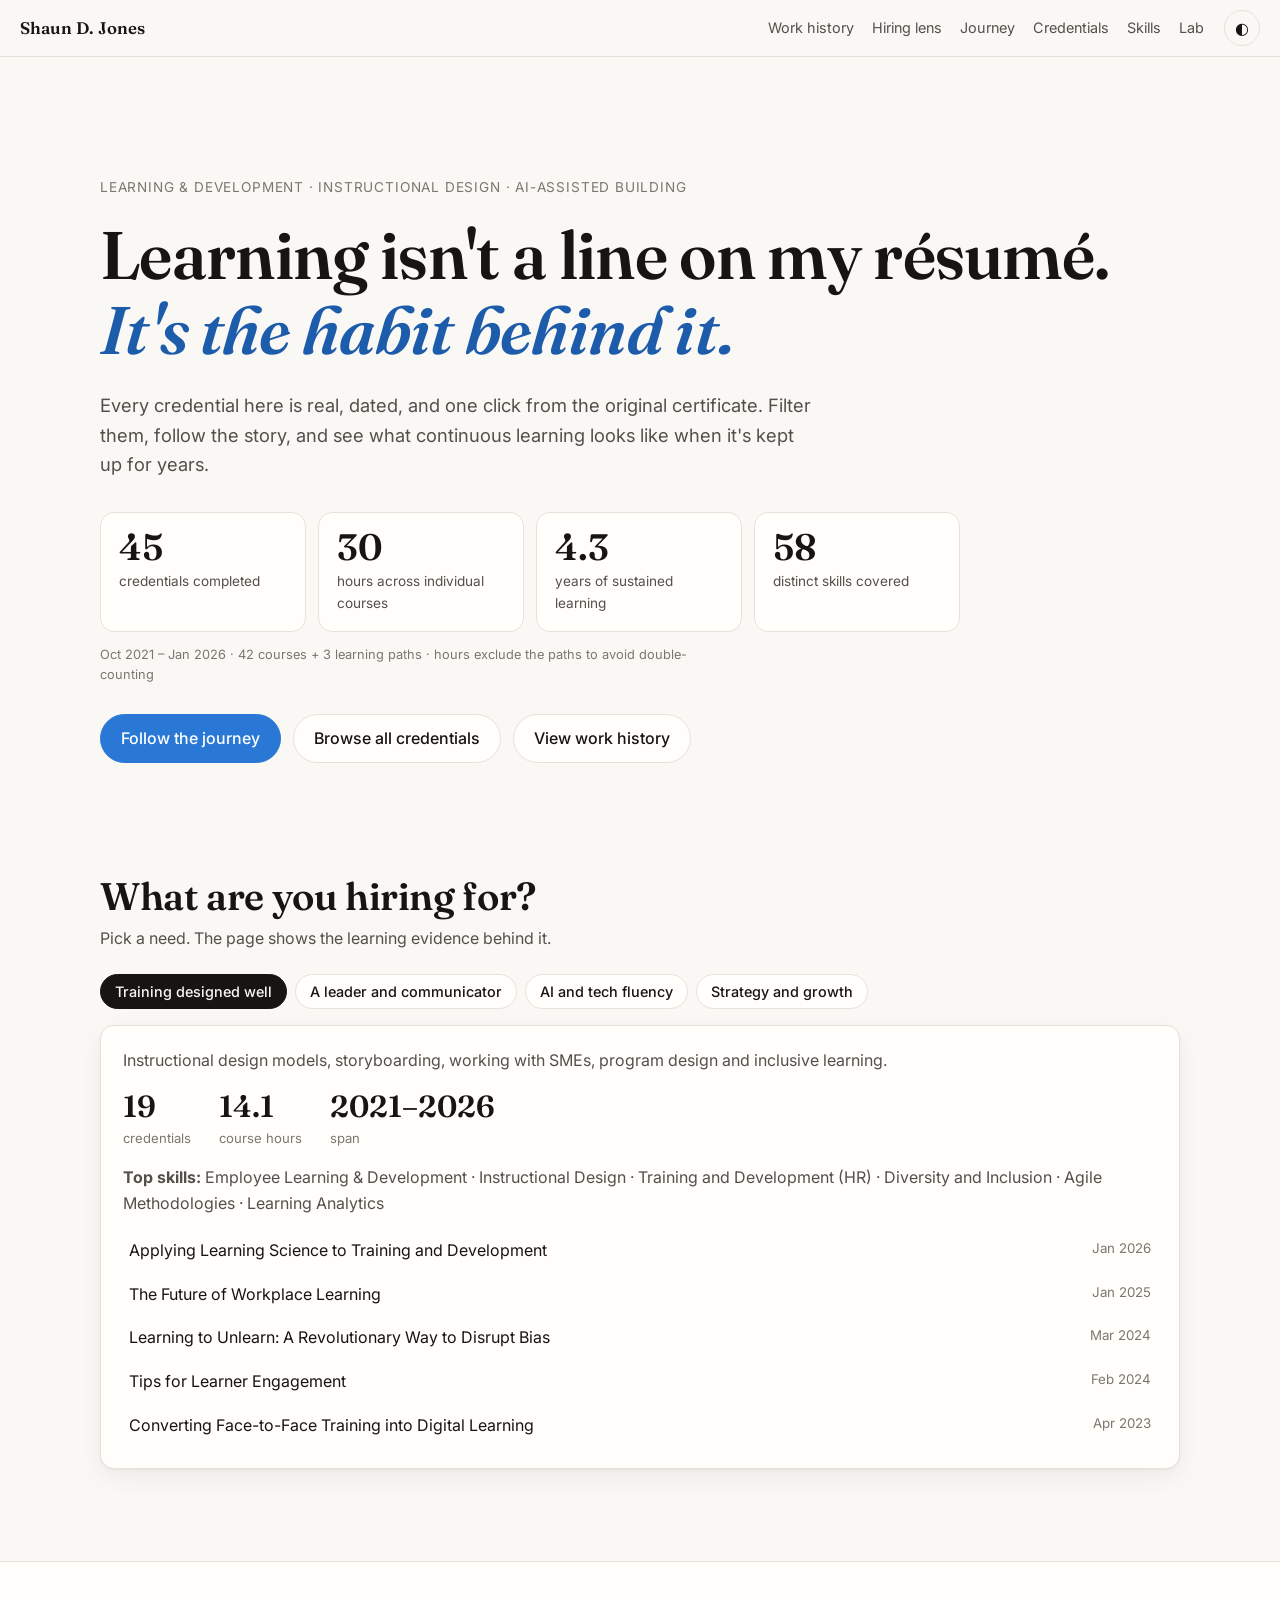
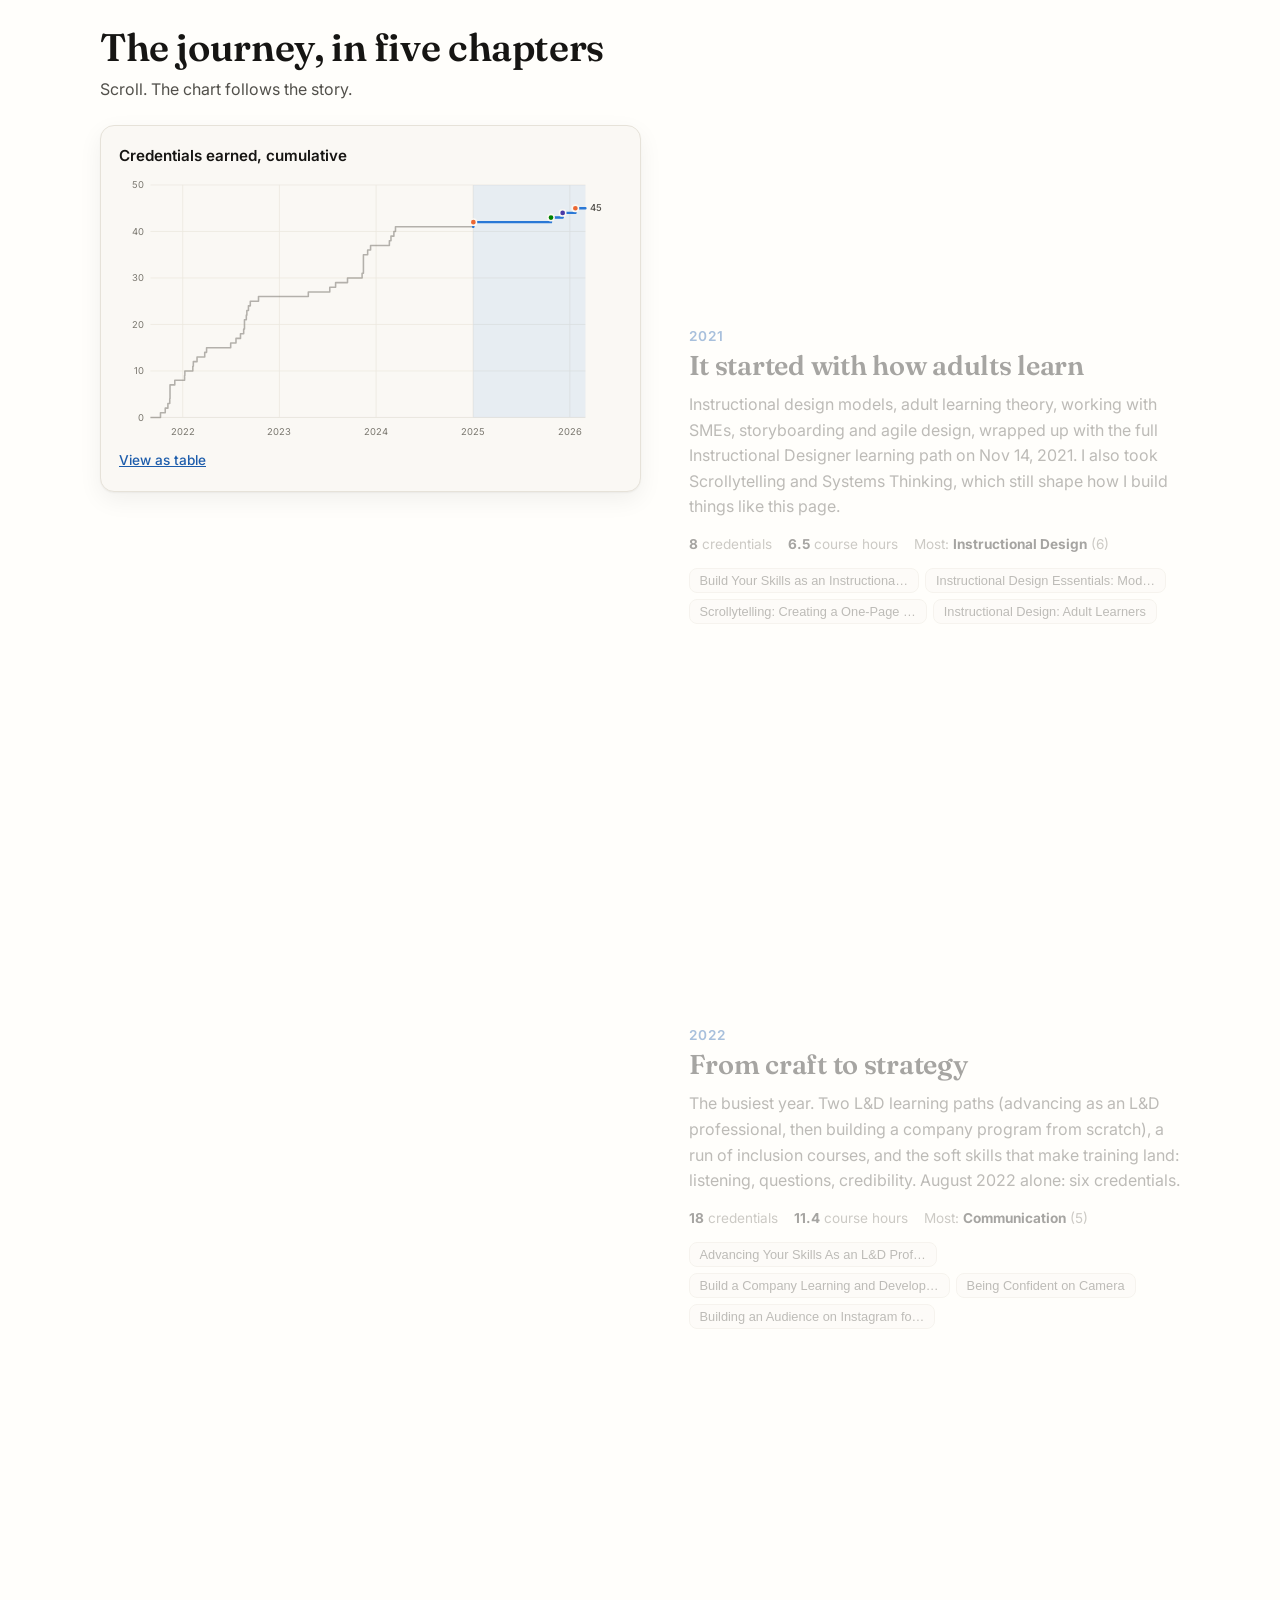
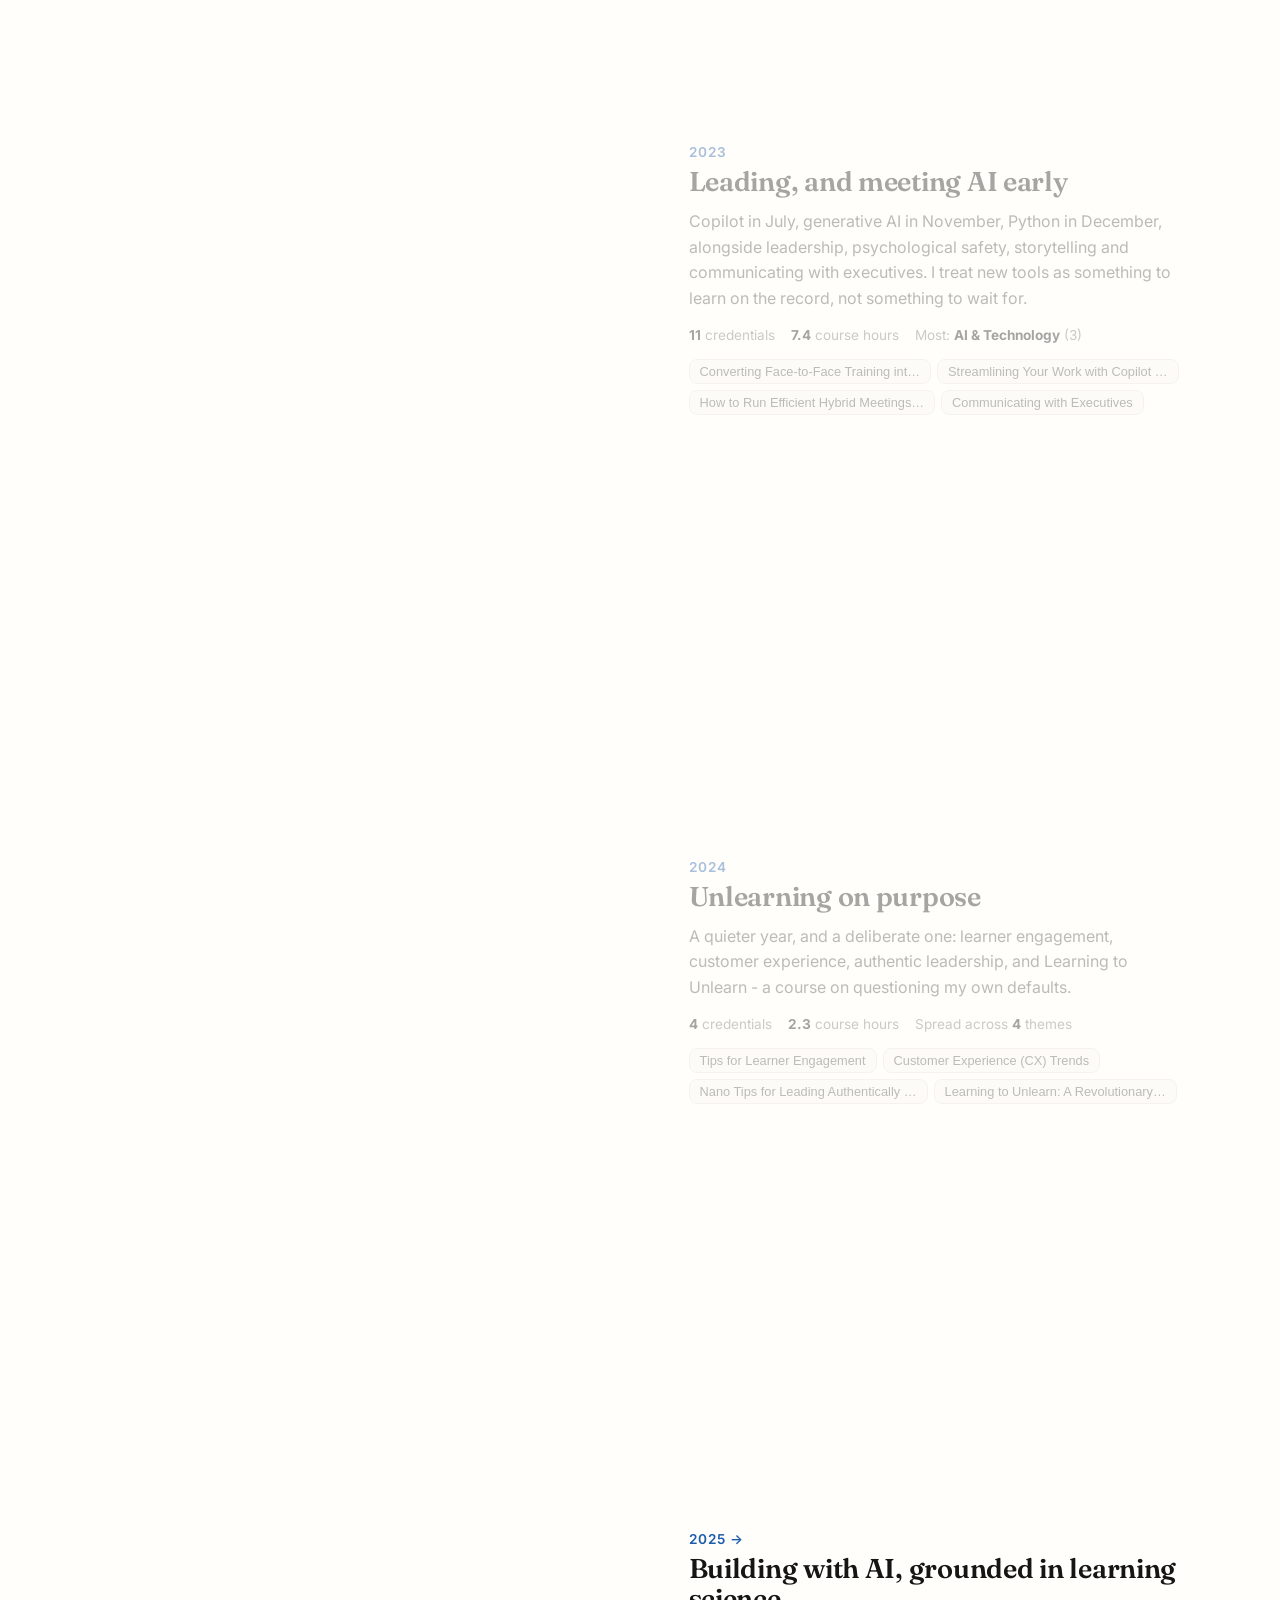
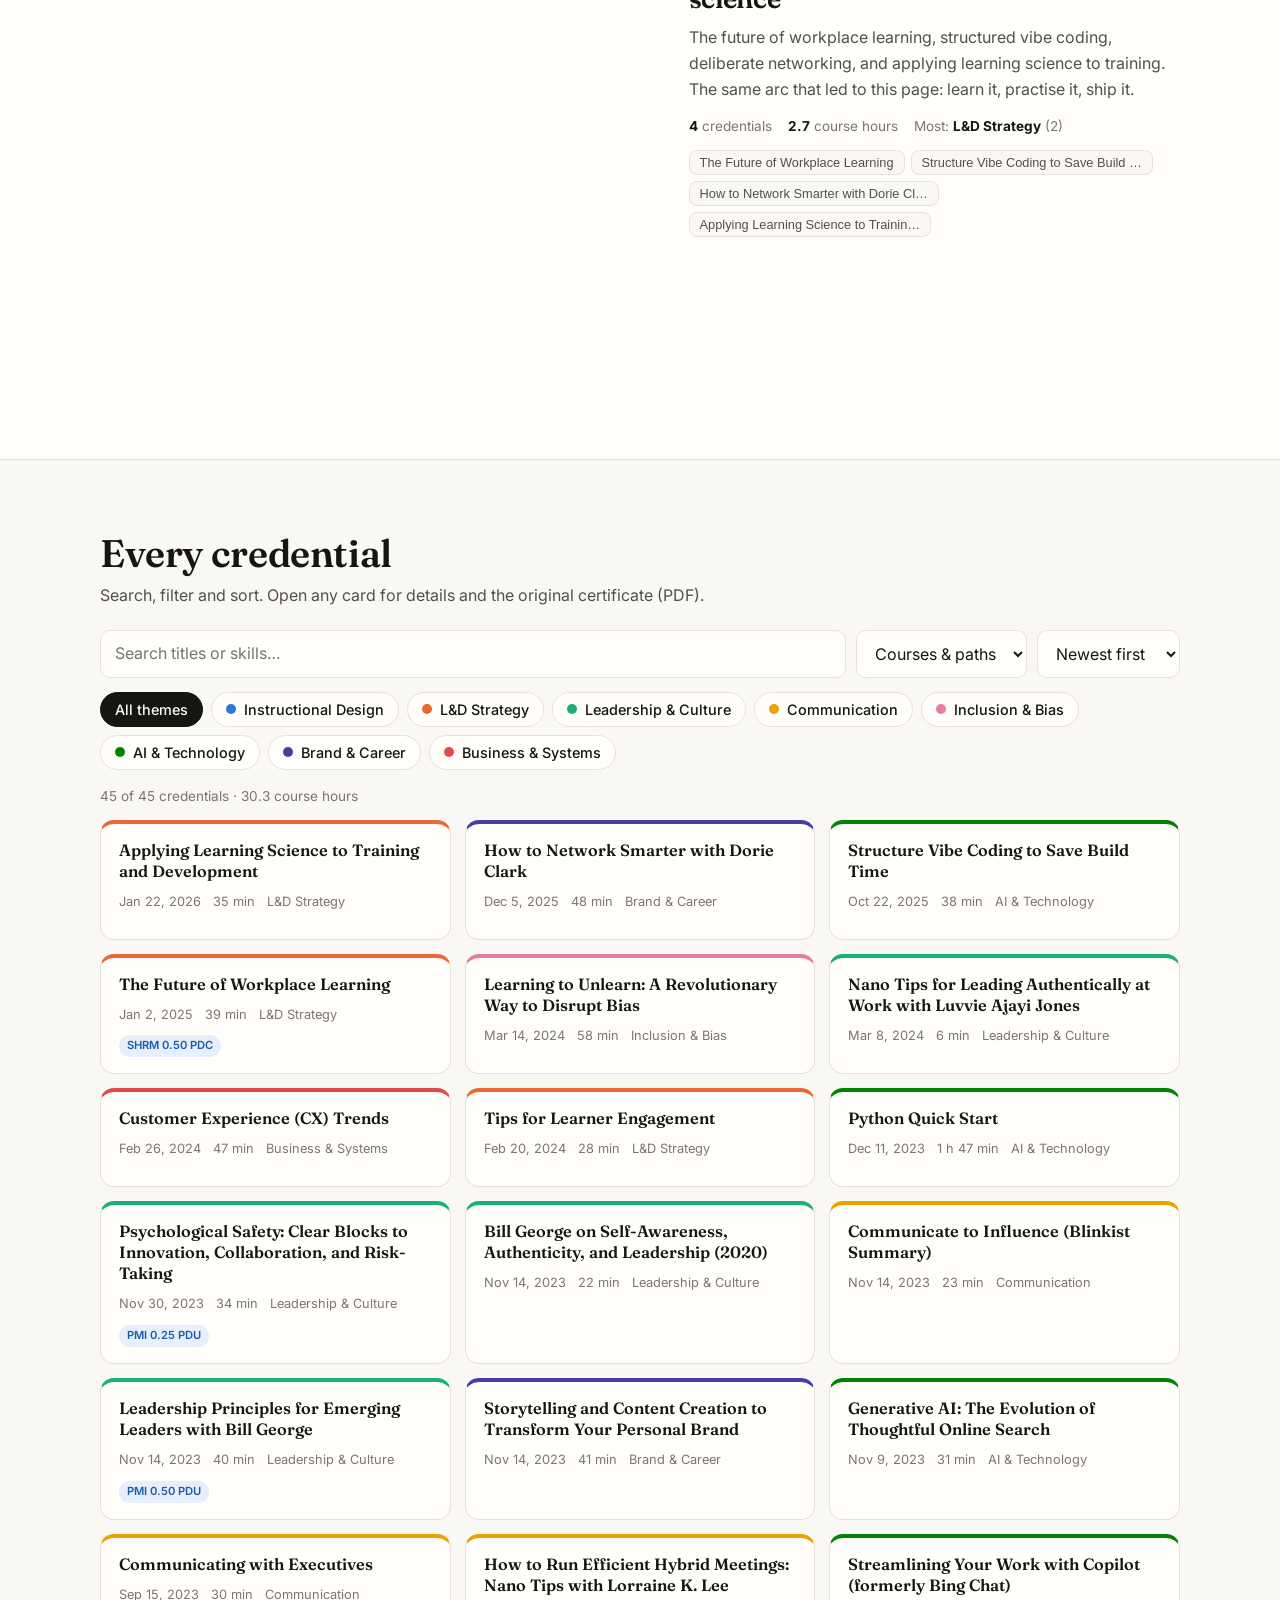
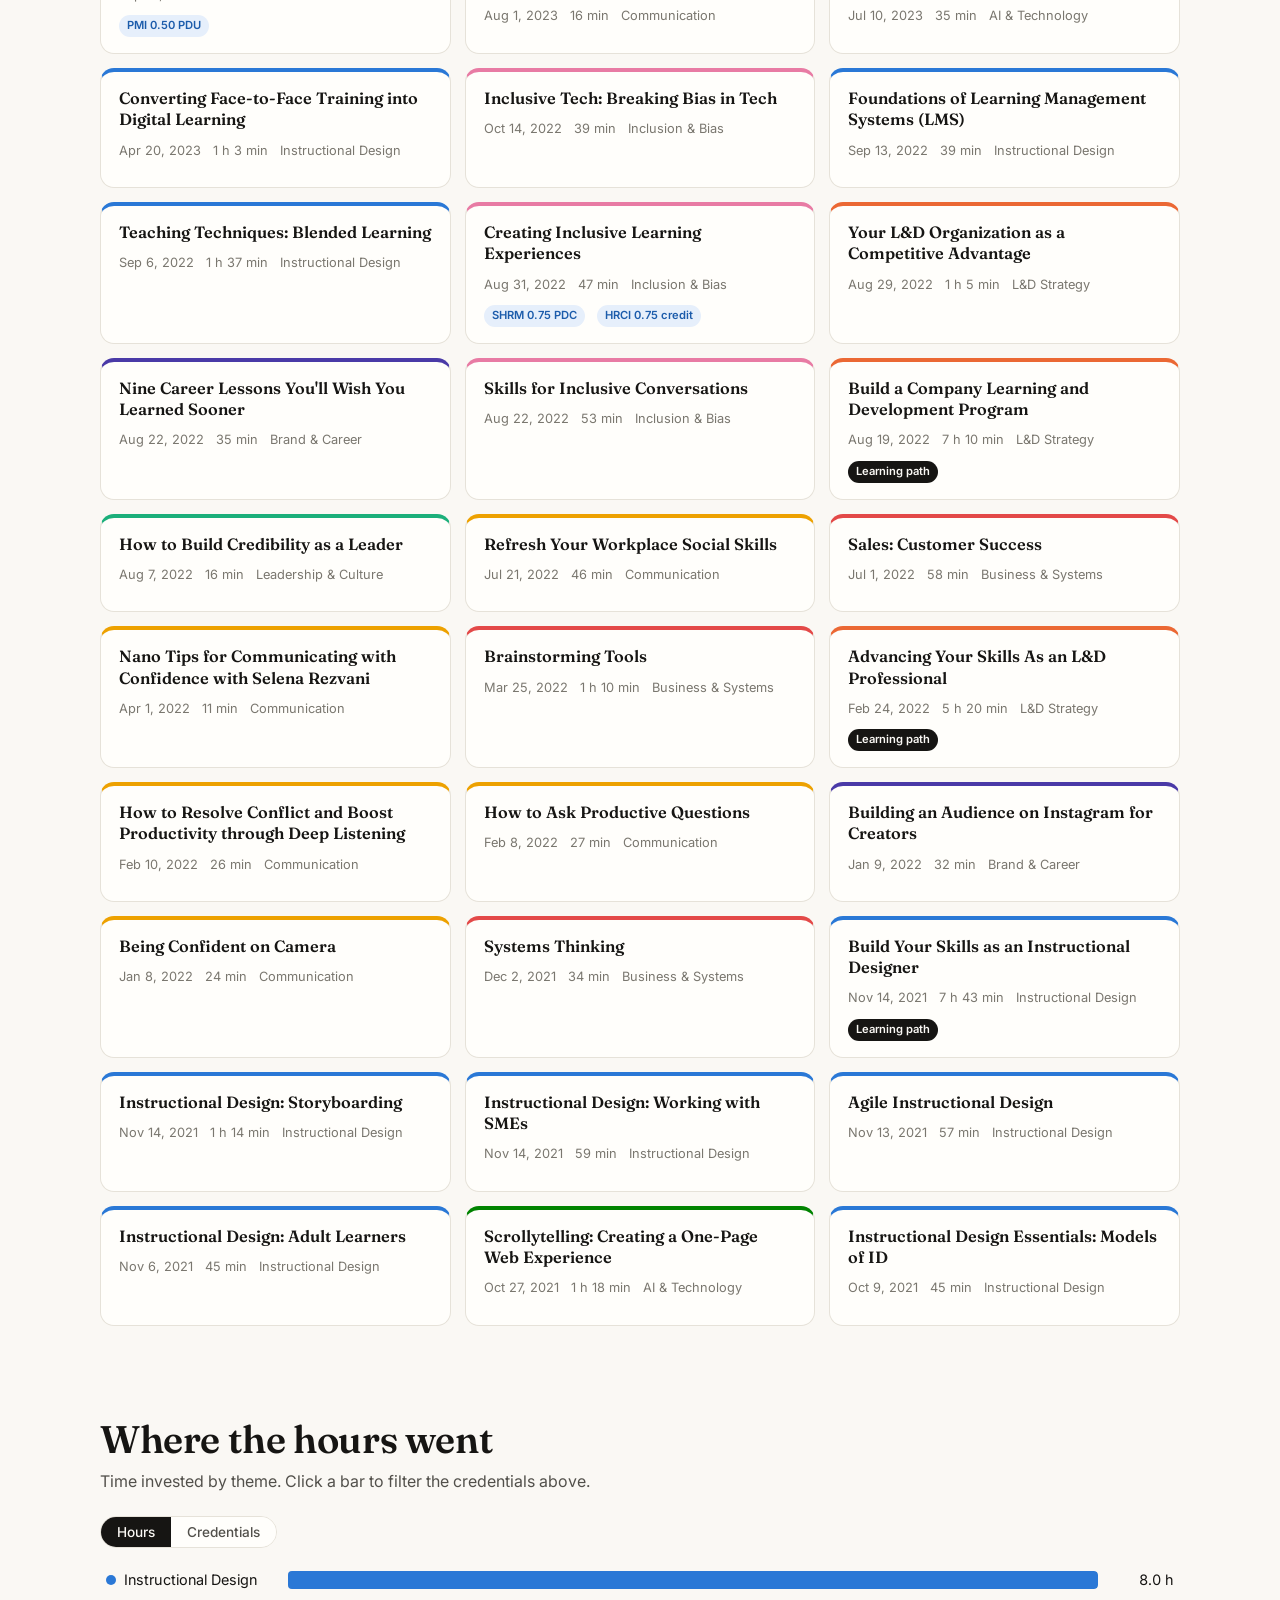
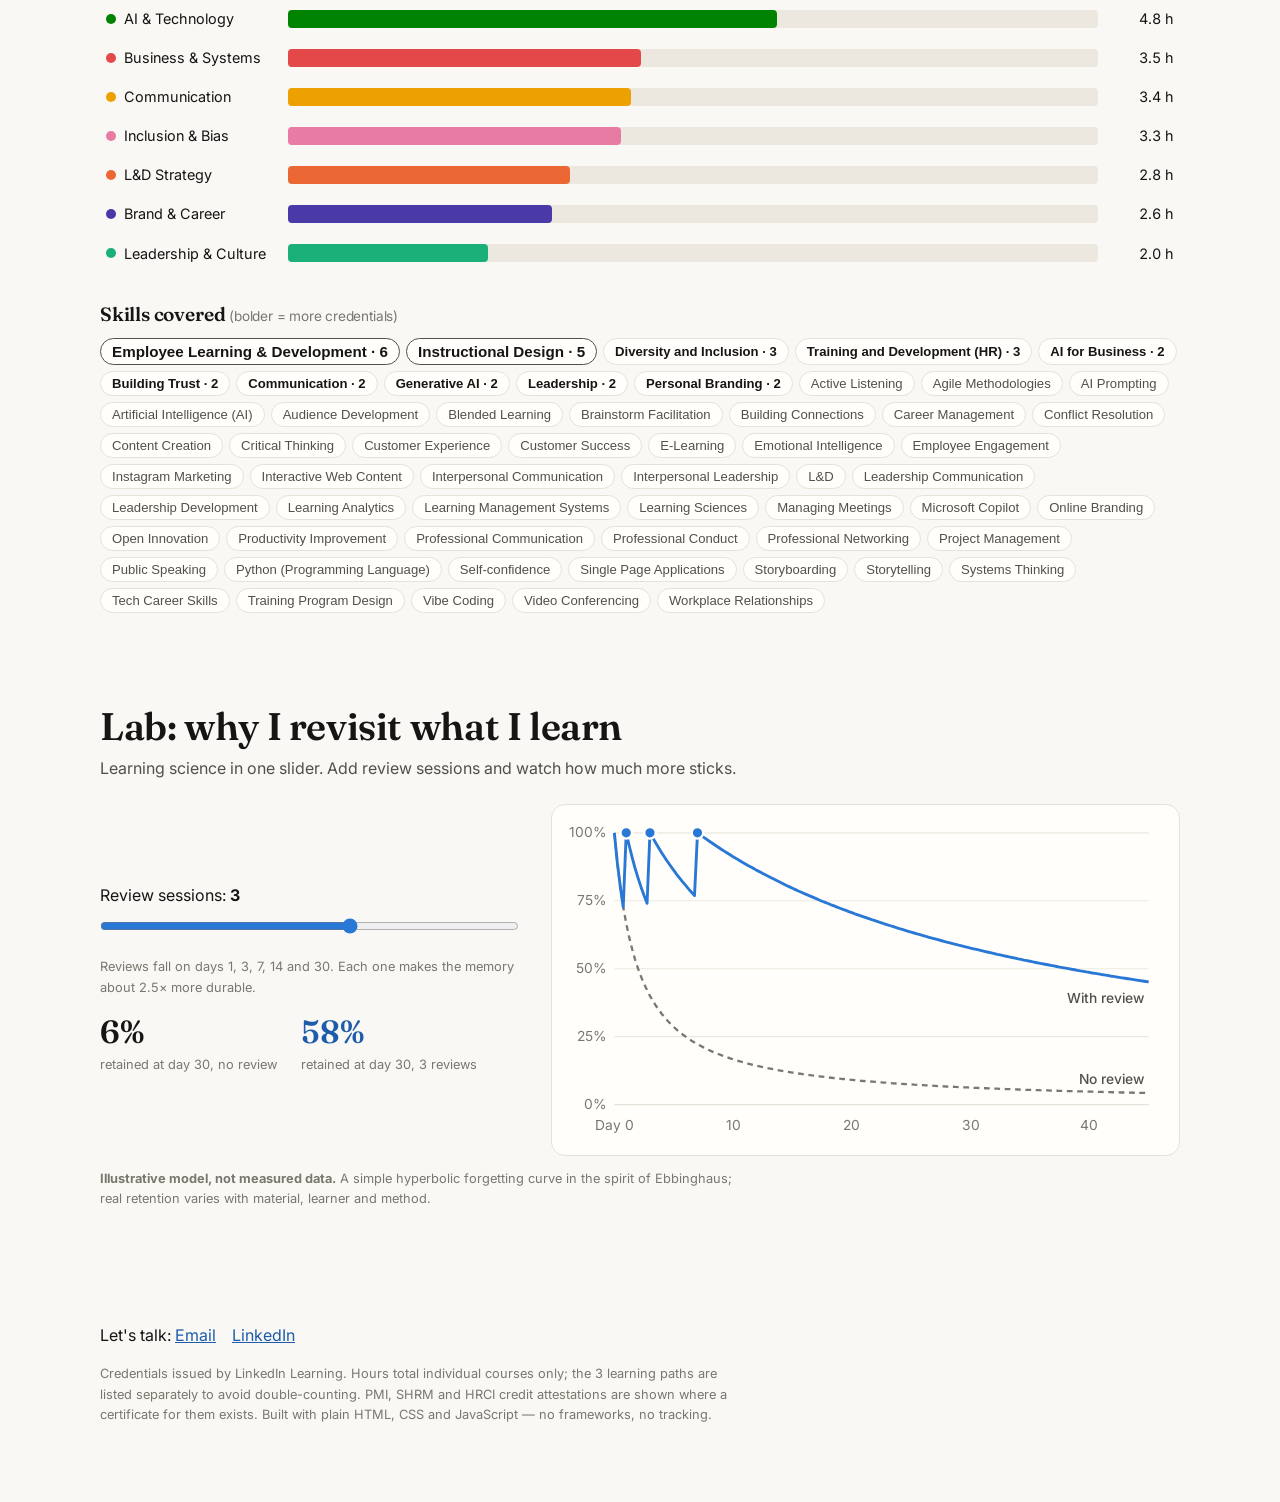
<file: index.html>
<!doctype html>
<html lang="en">
<head>
<meta charset="utf-8">
<meta name="viewport" content="width=device-width, initial-scale=1">
<title>Continuous Learner · Shaun Jones</title>
<meta name="description" content="An interactive record of 45 completed courses and learning paths across instructional design, L&D strategy, leadership, inclusion and AI - explorable, filterable, and verifiable.">
<link rel="preconnect" href="https://fonts.googleapis.com">
<link rel="preconnect" href="https://fonts.gstatic.com" crossorigin>
<link href="https://fonts.googleapis.com/css2?family=Fraunces:opsz,wght@9..144,500;9..144,650&family=Inter:wght@400;500;600&display=swap" rel="stylesheet">
<link rel="stylesheet" href="styles.css">
</head>
<body>
<a class="skip" href="#main">Skip to content</a>

<header class="nav">
  <a class="brand" href="#top" id="brand">Shaun Jones</a>
  <nav aria-label="Sections">
    <a href="work.html">Work history</a>
    <a href="#lens">Hiring lens</a>
    <a href="#journey">Journey</a>
    <a href="#explore">Credentials</a>
    <a href="#skills">Skills</a>
    <a href="#lab">Lab</a>
  </nav>
  <button class="icon-btn" id="themeBtn" aria-label="Toggle light / dark theme" title="Toggle theme">◐</button>
</header>

<main id="main">
<section class="hero wrap" id="top">
  <p class="eyebrow" id="tagline"></p>
  <h1>Learning isn't a line on my résumé.<br><em>It's the habit behind it.</em></h1>
  <p class="lede">Every credential here is real, dated, and one click from the original certificate. Filter them, follow the story, and see what continuous learning looks like when it's kept up for years.</p>
  <dl class="stats" id="stats"></dl>
  <p class="fine" id="statsNote"></p>
  <div class="cta">
    <a class="btn primary" href="#journey">Follow the journey</a>
    <a class="btn" href="#explore">Browse all credentials</a>
    <a class="btn" href="work.html">View work history</a>
  </div>
</section>

<section class="wrap block" id="lens" aria-labelledby="lensH">
  <h2 id="lensH">What are you hiring for?</h2>
  <p class="sub">Pick a need. The page shows the learning evidence behind it.</p>
  <div class="chips" id="lensChips" role="group" aria-label="Hiring needs"></div>
  <div class="lens-out" id="lensOut" aria-live="polite"></div>
</section>

<section class="journey" id="journey" aria-labelledby="journeyH">
  <div class="wrap">
    <h2 id="journeyH">The journey, in five chapters</h2>
    <p class="sub">Scroll. The chart follows the story.</p>
    <div class="scrolly">
      <figure class="stick" id="stick">
        <figcaption class="fig-title">Credentials earned, cumulative</figcaption>
        <div class="chart-box" id="growth"></div>
        <div class="fig-actions"><button class="link-btn" id="tblBtn" aria-expanded="false" aria-controls="growthTbl">View as table</button></div>
        <div id="growthTbl" hidden></div>
      </figure>
      <div class="chapters" id="chapters"></div>
    </div>
  </div>
</section>

<section class="wrap block" id="explore" aria-labelledby="exH">
  <h2 id="exH">Every credential</h2>
  <p class="sub">Search, filter and sort. Open any card for details and the original certificate (PDF).</p>
  <div class="filters">
    <input id="q" type="search" placeholder="Search titles or skills…" aria-label="Search credentials">
    <select id="type" aria-label="Type"><option value="">Courses &amp; paths</option><option value="course">Courses</option><option value="path">Learning paths</option></select>
    <select id="sort" aria-label="Sort"><option value="new">Newest first</option><option value="old">Oldest first</option><option value="long">Longest first</option><option value="az">A → Z</option></select>
  </div>
  <div class="chips" id="themeChips" role="group" aria-label="Filter by theme"></div>
  <p class="count" id="count" aria-live="polite"></p>
  <div class="grid" id="grid"></div>
</section>

<section class="wrap block" id="skills" aria-labelledby="skH">
  <h2 id="skH">Where the hours went</h2>
  <p class="sub">Time invested by theme. Click a bar to filter the credentials above.</p>
  <div class="seg" role="group" aria-label="Metric"><button data-m="h" class="on">Hours</button><button data-m="n">Credentials</button></div>
  <div class="bars" id="bars"></div>
  <h3>Skills covered <span class="muted">(bolder = more credentials)</span></h3>
  <div class="tags" id="tags"></div>
</section>

<section class="wrap block lab" id="lab" aria-labelledby="labH">
  <h2 id="labH">Lab: why I revisit what I learn</h2>
  <p class="sub">Learning science in one slider. Add review sessions and watch how much more sticks.</p>
  <div class="lab-grid">
    <div>
      <label for="rev">Review sessions: <strong id="revN">3</strong></label>
      <input id="rev" type="range" min="0" max="5" value="3">
      <p class="fine">Reviews fall on days 1, 3, 7, 14 and 30. Each one makes the memory about 2.5× more durable.</p>
      <div class="readout" id="readout"></div>
    </div>
    <figure class="chart-card"><div class="chart-box" id="curve"></div></figure>
  </div>
  <p class="fine"><strong>Illustrative model, not measured data.</strong> A simple hyperbolic forgetting curve in the spirit of Ebbinghaus; real retention varies with material, learner and method.</p>
</section>
</main>

<footer class="wrap foot">
  <p id="contact"></p>
  <p class="fine">Credentials issued by LinkedIn Learning. Hours total individual courses only; the 3 learning paths are listed separately to avoid double-counting. PMI, SHRM and HRCI credit attestations are shown where a certificate for them exists. Built with plain HTML, CSS and JavaScript — no frameworks, no tracking.</p>
</footer>

<dialog id="dlg" aria-labelledby="dlgT">
  <form method="dialog"><button class="icon-btn close" aria-label="Close">✕</button></form>
  <div id="dlgBody"></div>
</dialog>
<div class="tip" id="tip" role="tooltip" hidden></div>

<script src="data.js"></script>
<script src="app.js"></script>
</body>
</html>
</file>
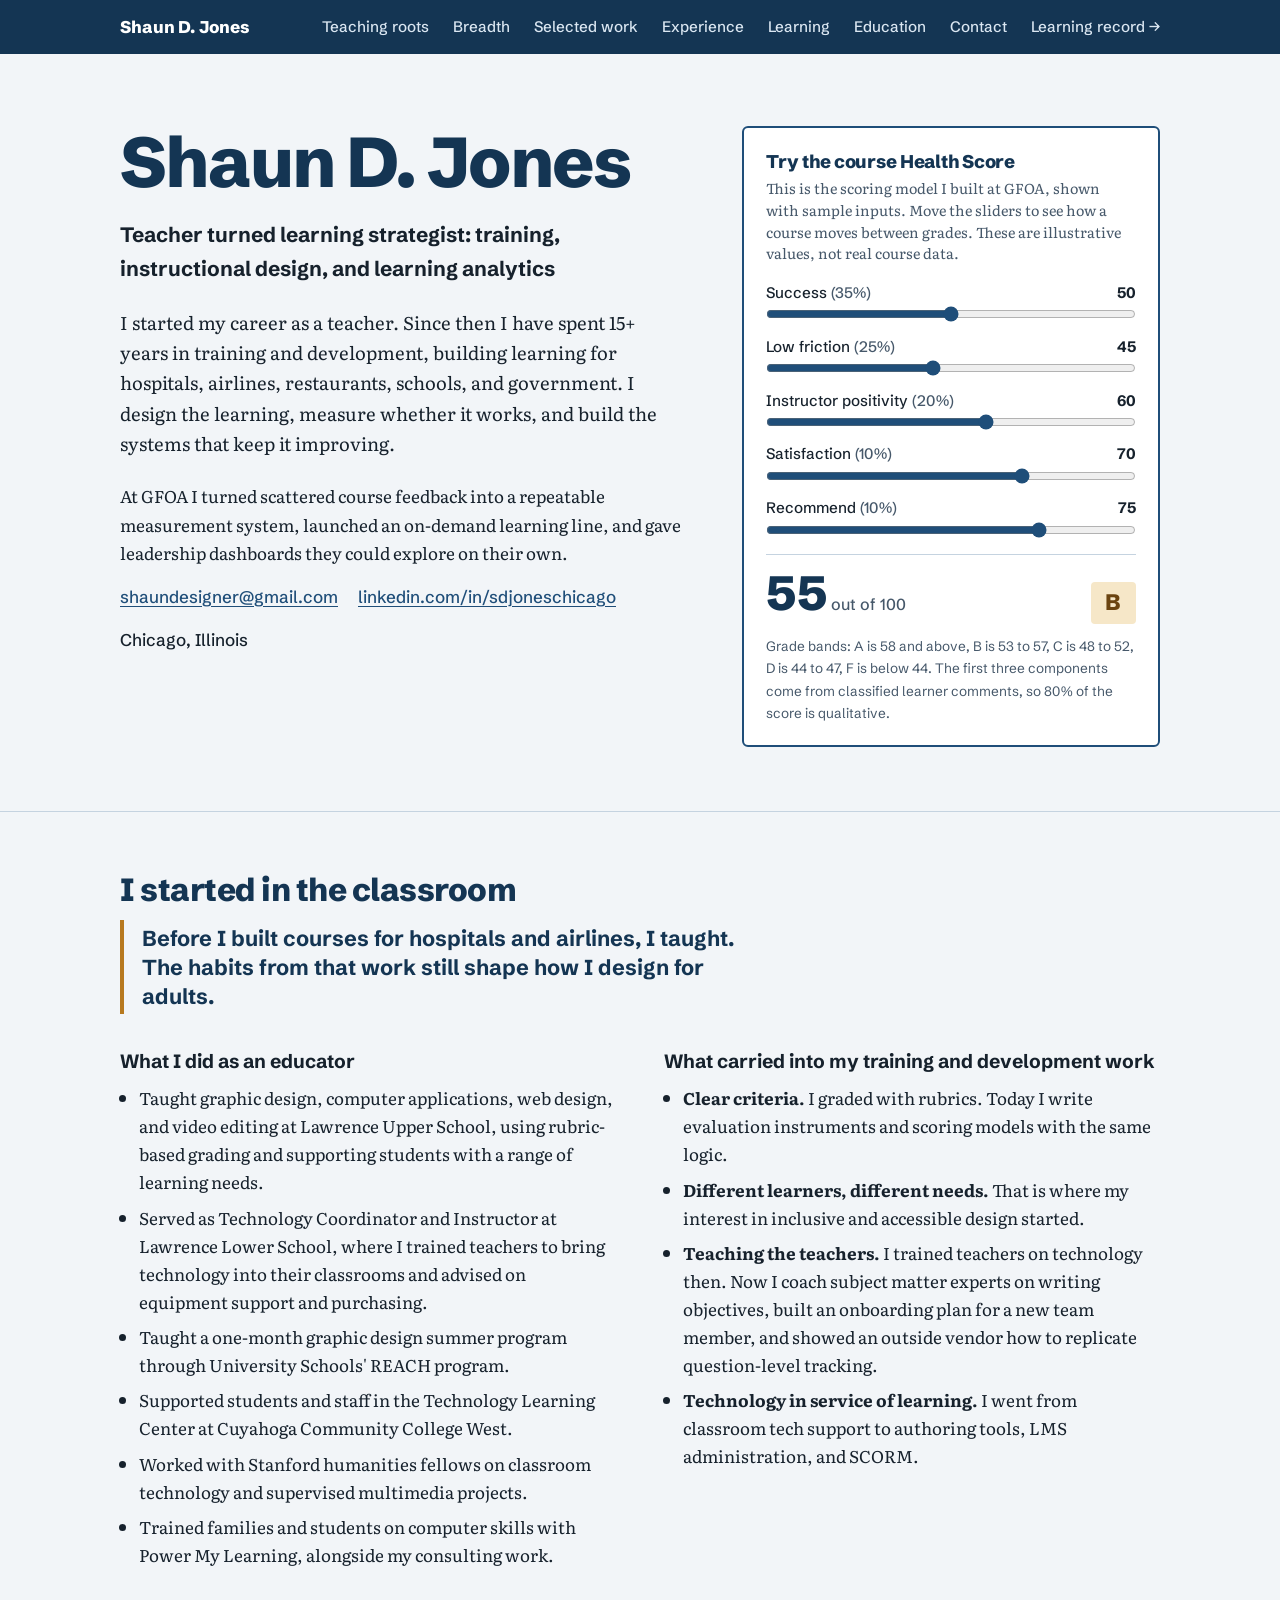
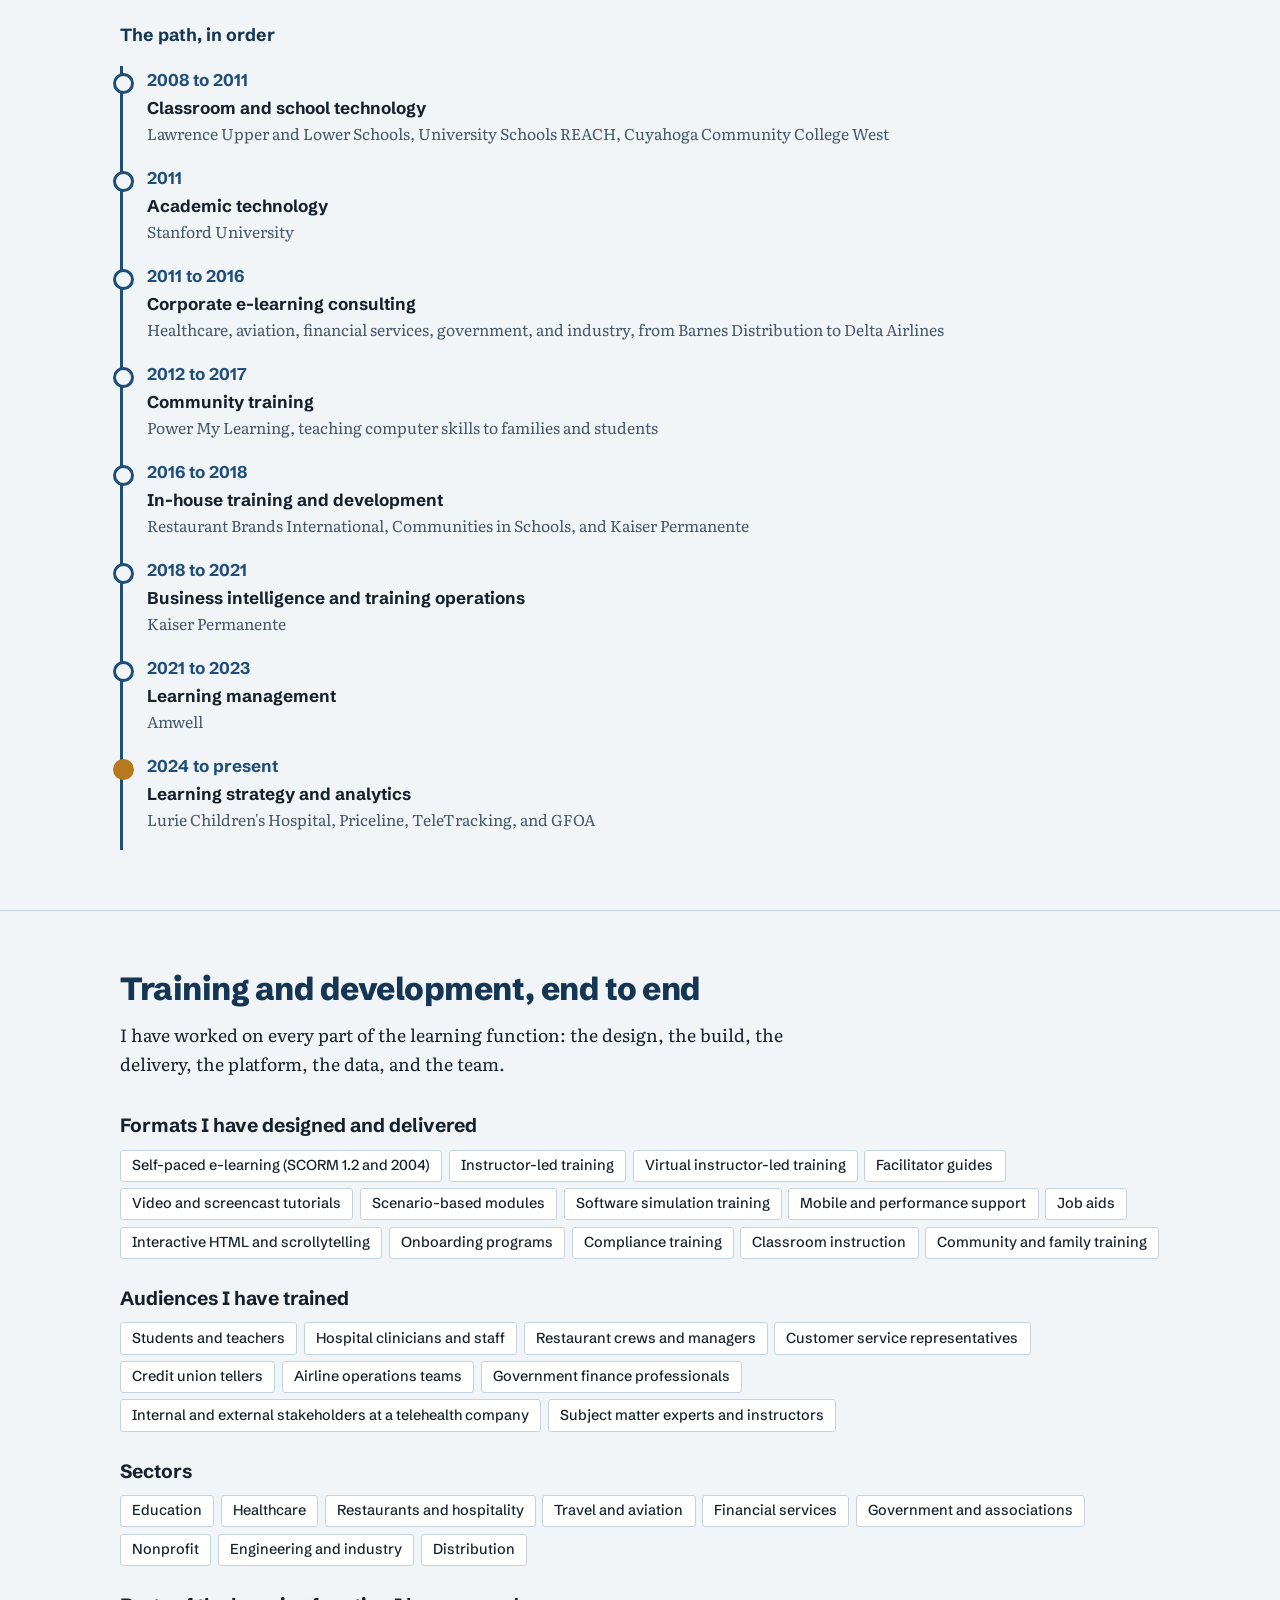
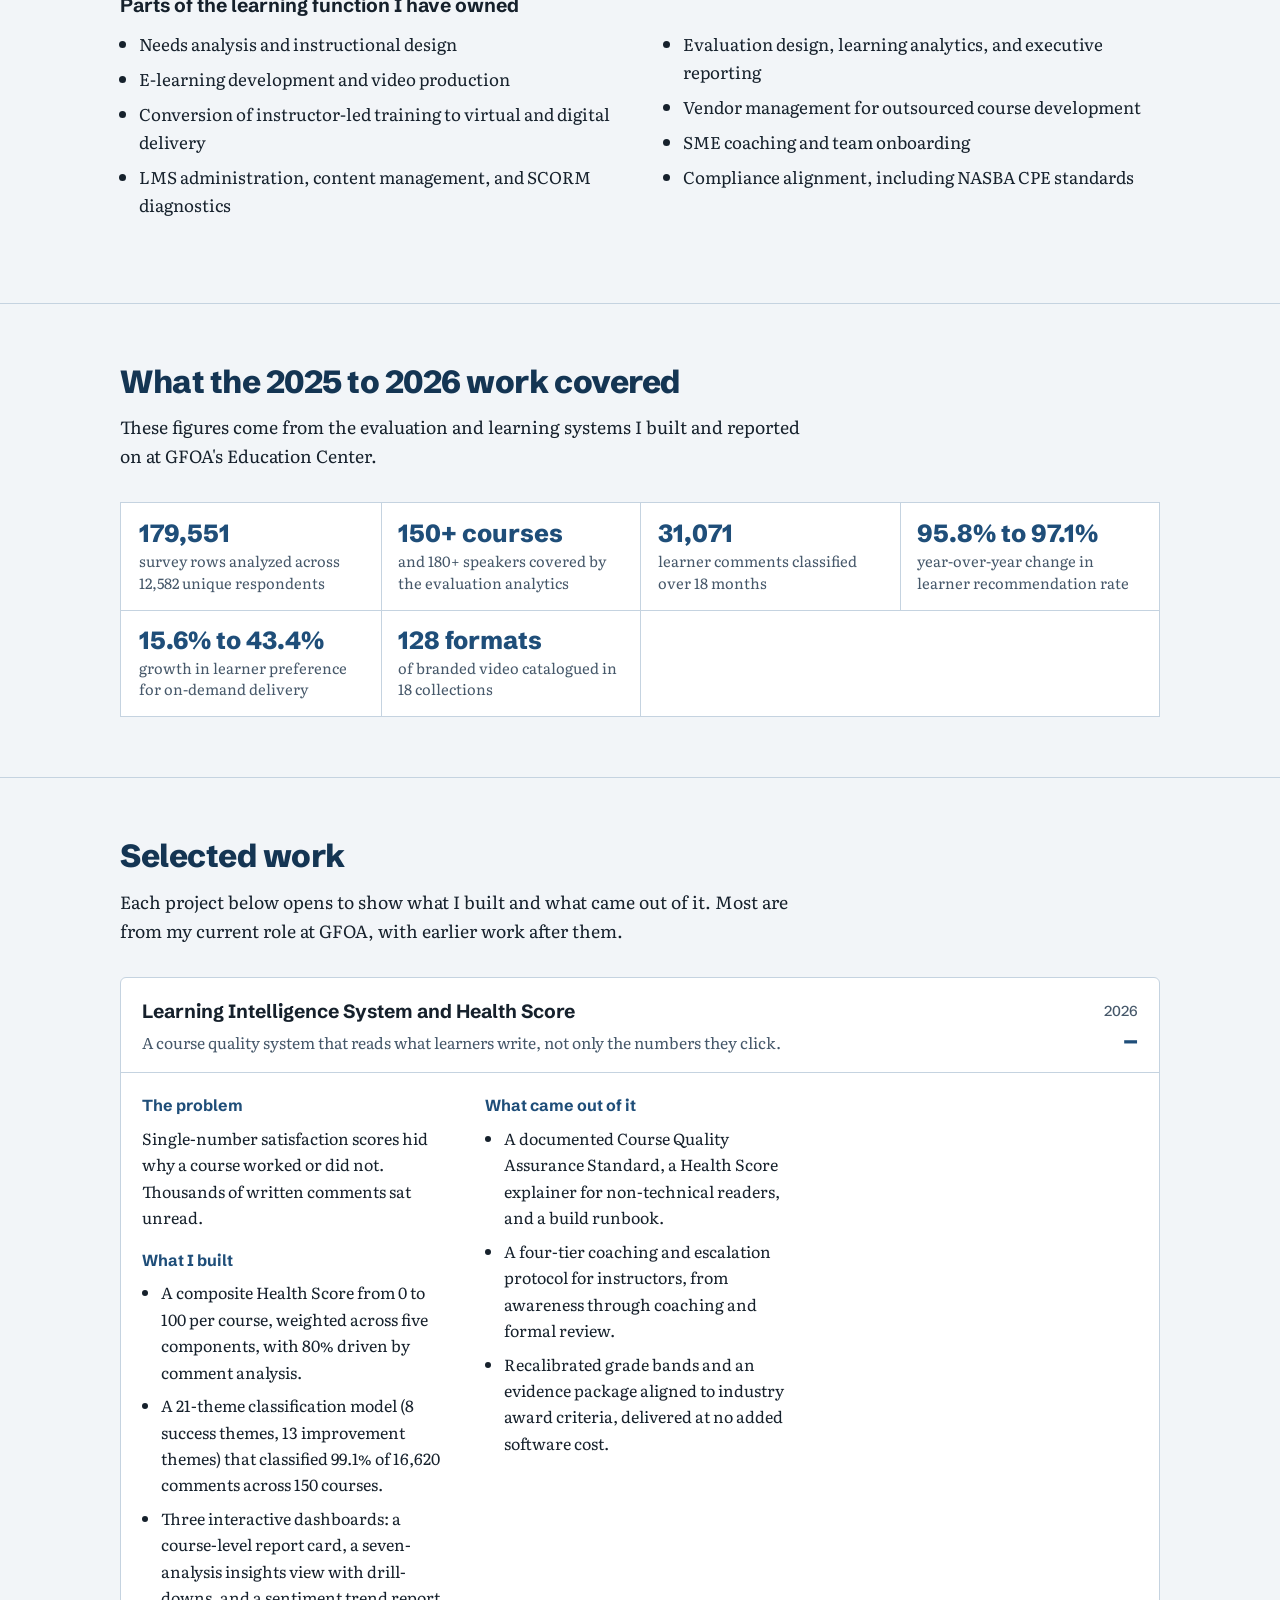
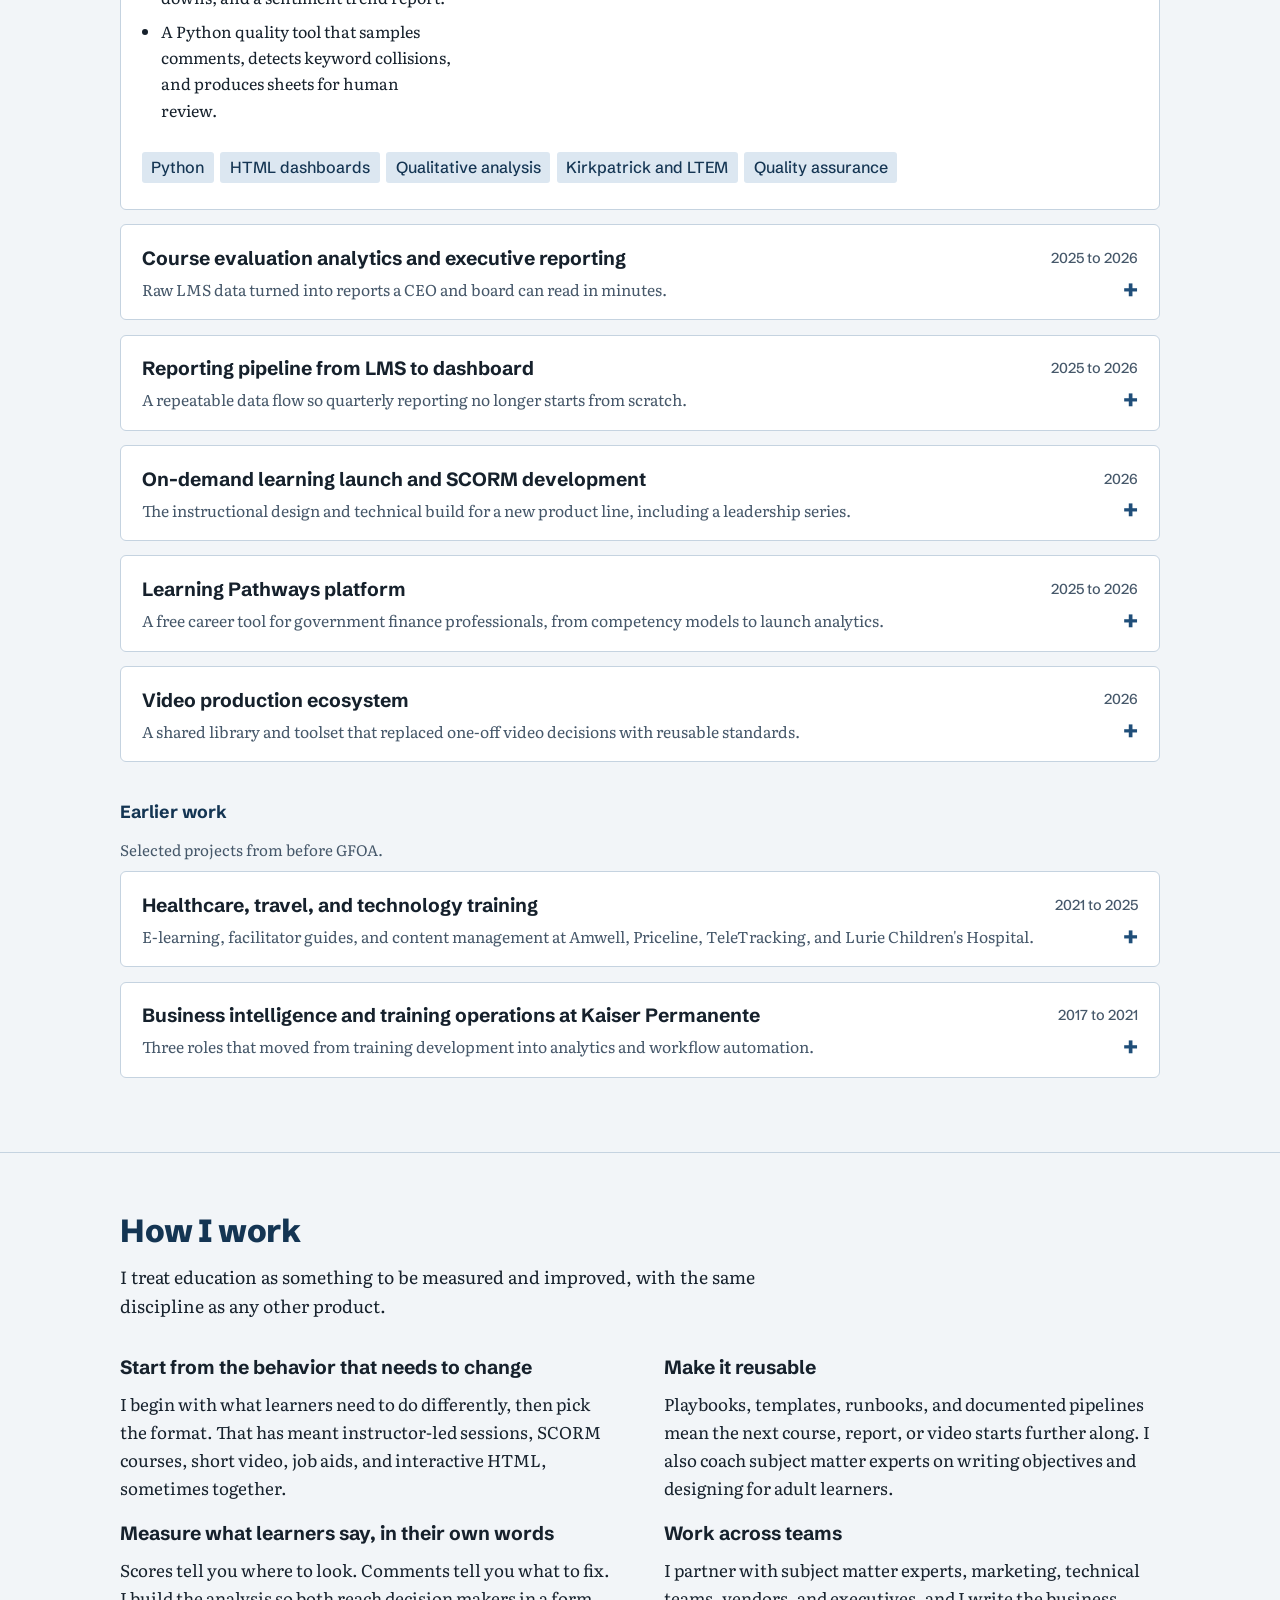
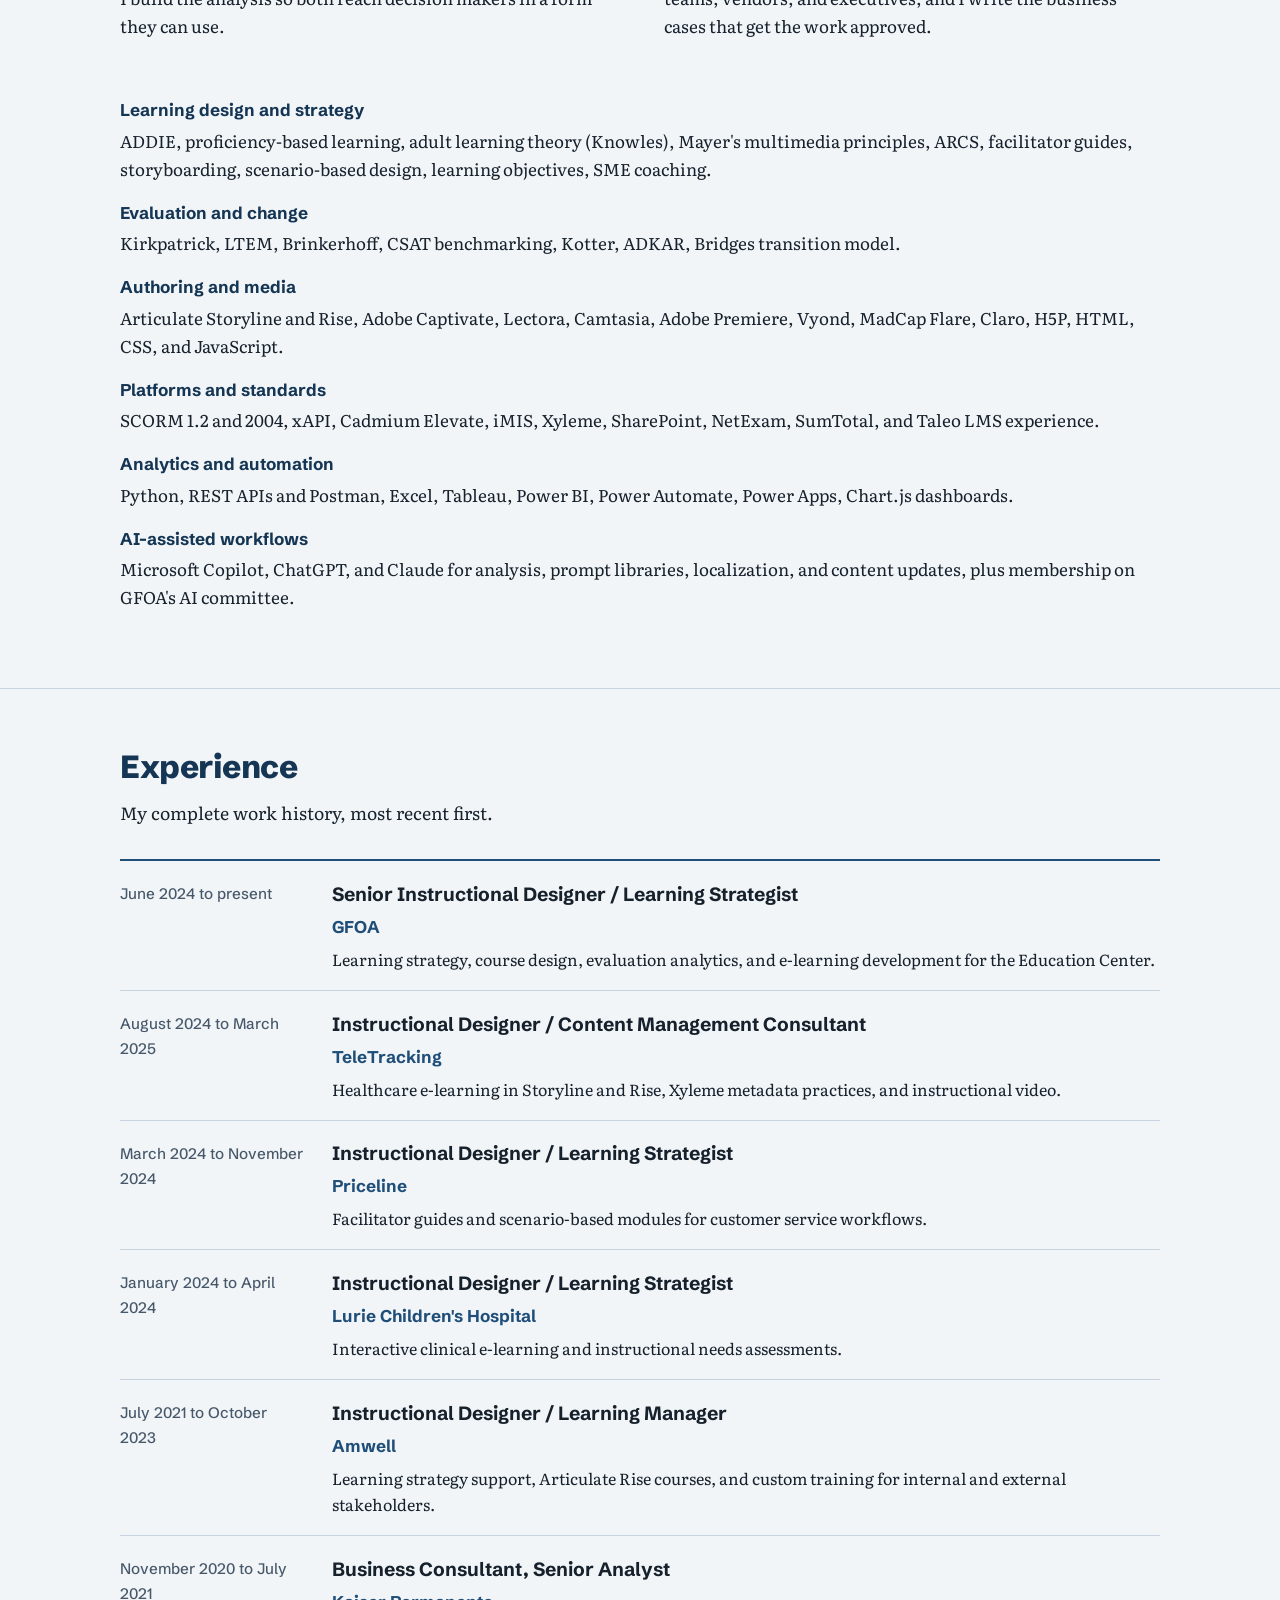
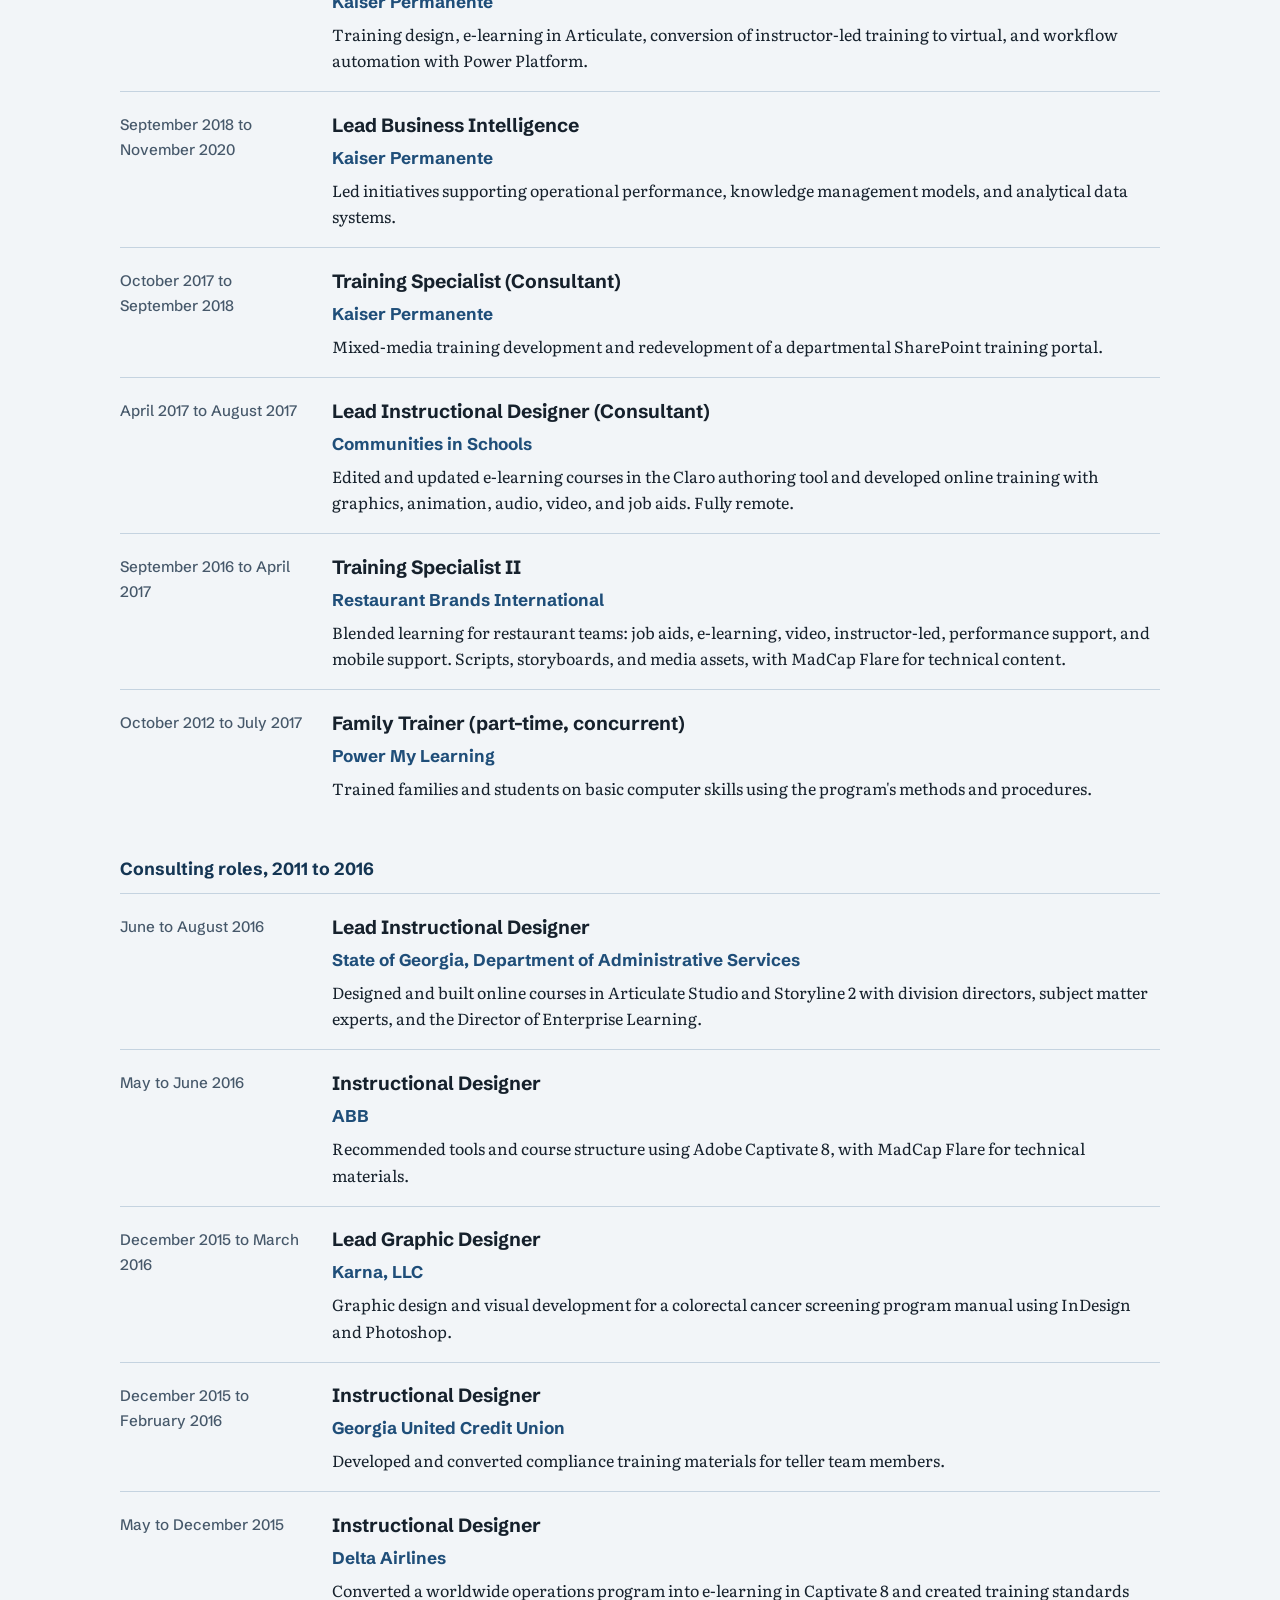
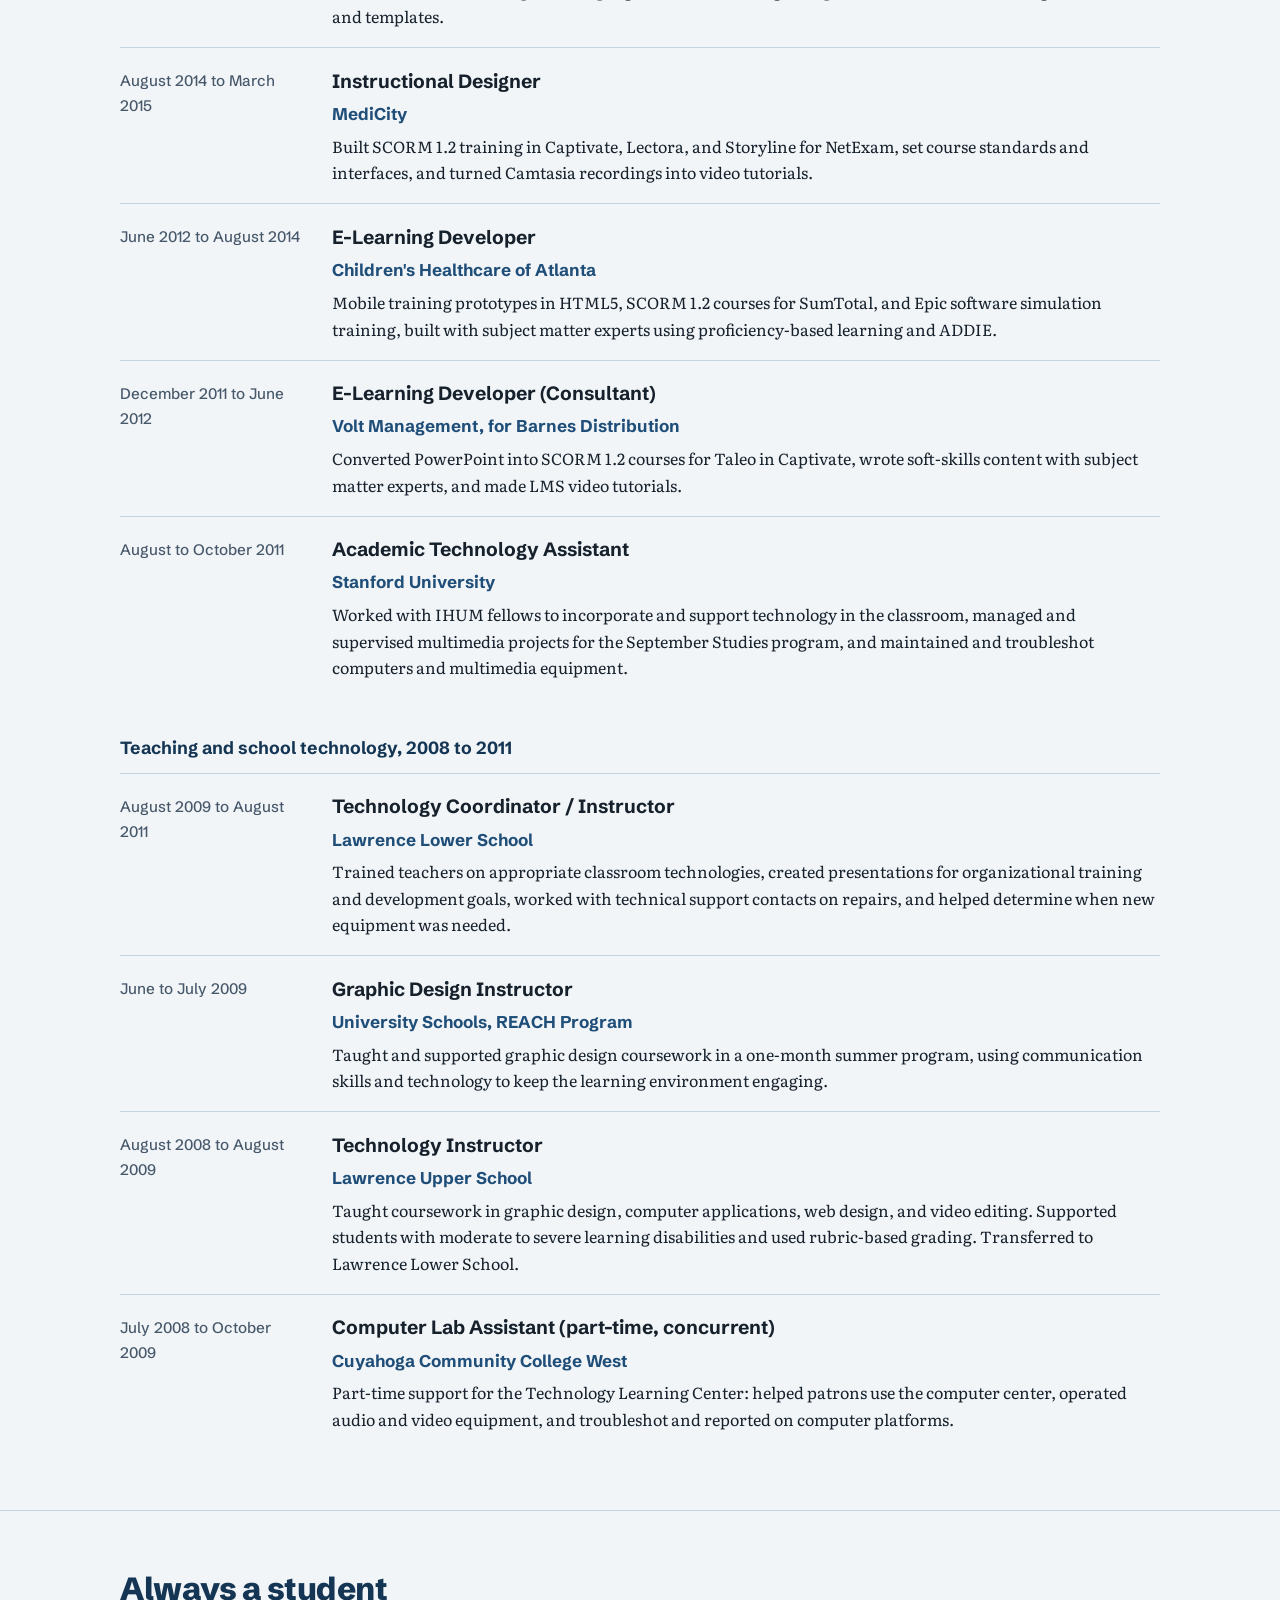
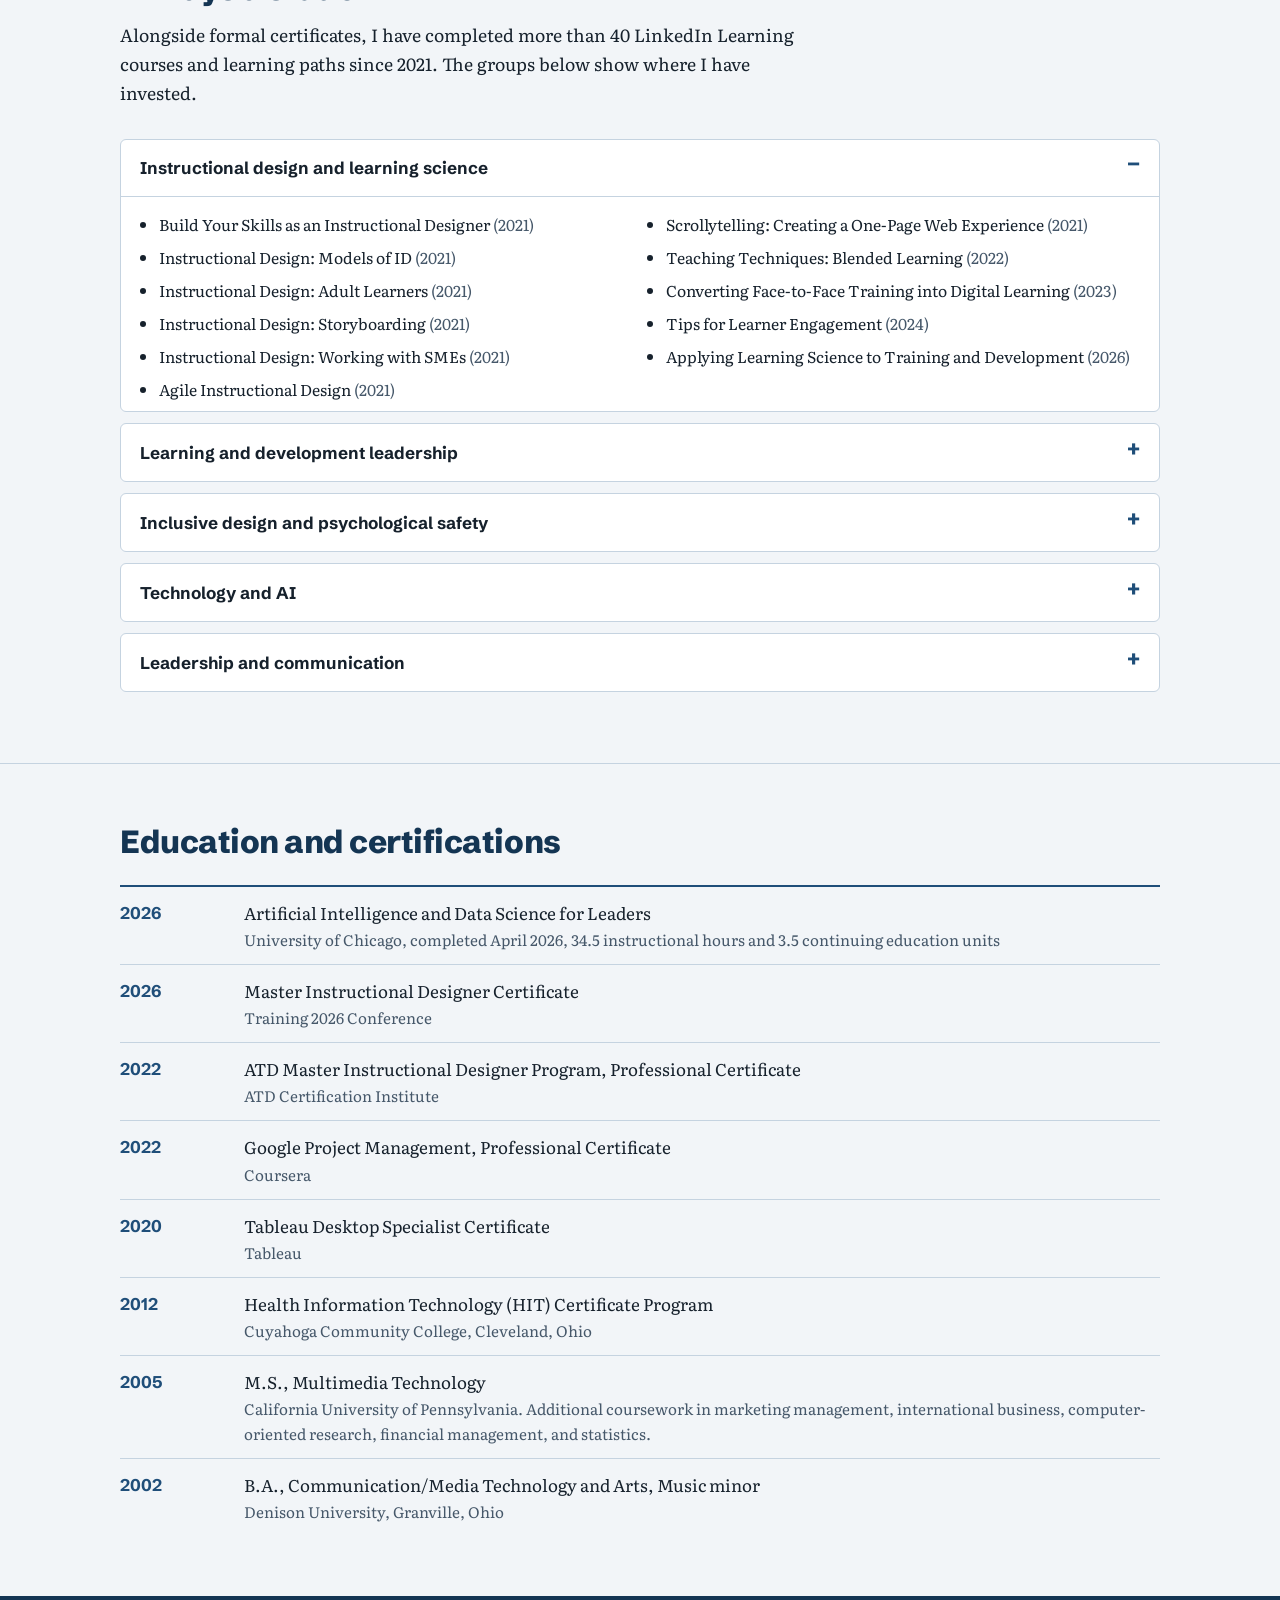
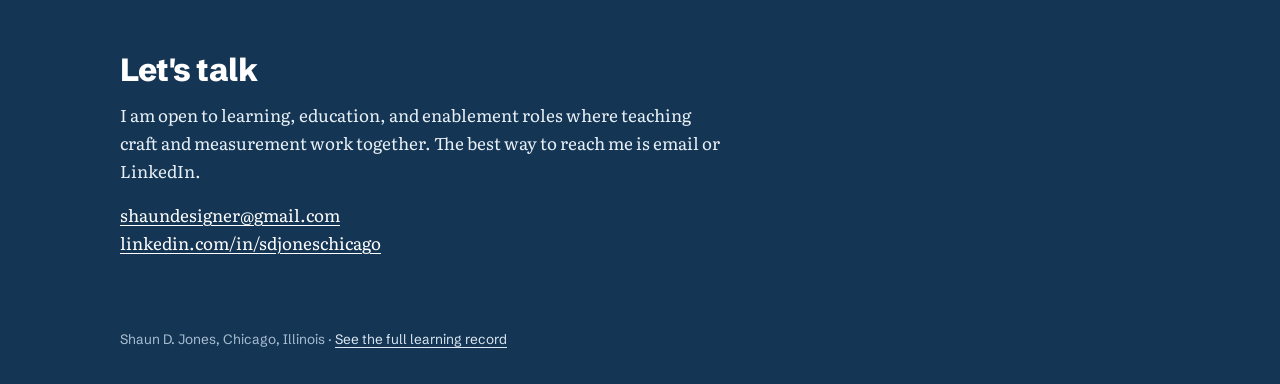
<file: work.html>
<!DOCTYPE html>
<html lang="en">
<head>
<meta charset="utf-8">
<meta name="viewport" content="width=device-width, initial-scale=1">
<title>Shaun D. Jones | Learning Design, Analytics, and Education Strategy</title>
<meta name="description" content="Portfolio of Shaun D. Jones: learning strategy, instructional design, e-learning development, and learning analytics.">
<link rel="preconnect" href="https://fonts.googleapis.com">
<link rel="preconnect" href="https://fonts.gstatic.com" crossorigin>
<link href="https://fonts.googleapis.com/css2?family=Literata:opsz,wght@7..72,400;7..72,600&family=Schibsted+Grotesk:wght@500;700;800&display=swap" rel="stylesheet">
<style>
:root {
  --paper: #f2f5f8;
  --surface: #ffffff;
  --ink: #16212c;
  --ink-soft: #46586a;
  --blue: #1f4e79;
  --blue-deep: #143553;
  --blue-wash: #dce7f1;
  --rule: #c5d3e0;
  --gold: #b7791f;
  --gold-wash: #f6e7c8;
  --display: "Schibsted Grotesk", "Helvetica Neue", Arial, sans-serif;
  --text: "Literata", Georgia, "Times New Roman", serif;
}
* { box-sizing: border-box; }
html { scroll-behavior: smooth; scroll-padding-top: 4.5rem; }
@media (prefers-reduced-motion: reduce) { html { scroll-behavior: auto; } }
body {
  margin: 0;
  background: var(--paper);
  color: var(--ink);
  font-family: var(--text);
  font-size: 1.0625rem;
  line-height: 1.65;
}
a { color: var(--blue); text-underline-offset: 3px; }
a:hover { color: var(--blue-deep); }
:focus-visible { outline: 3px solid var(--gold); outline-offset: 3px; border-radius: 2px; }
.wrap { max-width: 68rem; margin: 0 auto; padding: 0 1.5rem; }

/* Navigation */
.nav { position: sticky; top: 0; z-index: 10; background: var(--blue-deep); }
.nav .wrap { display: flex; flex-wrap: wrap; gap: 0.25rem 1.5rem; align-items: center; padding-top: 0.7rem; padding-bottom: 0.7rem; }
.nav strong { font-family: var(--display); color: #fff; font-weight: 800; margin-right: auto; letter-spacing: 0.01em; }
.nav a { font-family: var(--display); font-weight: 500; font-size: 0.95rem; color: #dbe7f2; text-decoration: none; padding: 0.15rem 0; border-bottom: 2px solid transparent; }
.nav a:hover { color: #fff; border-bottom-color: var(--gold); }

/* Hero */
.hero { padding: 4.5rem 0 4rem; border-bottom: 1px solid var(--rule); }
.hero .wrap { display: grid; grid-template-columns: minmax(0, 1.15fr) minmax(0, 0.85fr); gap: 3.5rem; align-items: start; }
h1 { font-family: var(--display); font-weight: 800; font-size: clamp(2.6rem, 6vw, 4.4rem); line-height: 1.02; letter-spacing: -0.025em; margin: 0 0 1.25rem; color: var(--blue-deep); }
.role { font-family: var(--display); font-weight: 700; font-size: 1.3rem; margin: 0 0 1.25rem; color: var(--ink); }
.lede { font-size: 1.15rem; max-width: 38rem; margin: 0 0 1.5rem; }
.contact { display: flex; flex-wrap: wrap; gap: 0.5rem 1.25rem; font-family: var(--display); font-weight: 500; margin: 0; padding: 0; list-style: none; }

/* Health score instrument */
.instrument { background: var(--surface); border: 2px solid var(--blue); border-radius: 6px; padding: 1.4rem 1.4rem 1.2rem; }
.instrument h2 { font-family: var(--display); font-size: 1.15rem; margin: 0 0 0.35rem; color: var(--blue-deep); border: 0; padding: 0; }
.instrument p.note { font-size: 0.9rem; color: var(--ink-soft); margin: 0 0 1rem; line-height: 1.5; }
.slider-row { display: grid; grid-template-columns: 1fr auto; gap: 0.1rem 0.75rem; margin-bottom: 0.7rem; font-family: var(--display); font-size: 0.95rem; }
.slider-row label { font-weight: 500; }
.slider-row .wt { color: var(--ink-soft); font-weight: 500; }
.slider-row output { font-weight: 700; min-width: 2.2ch; text-align: right; }
.slider-row input[type=range] { grid-column: 1 / -1; width: 100%; accent-color: var(--blue); margin: 0; }
.readout { display: flex; align-items: baseline; justify-content: space-between; border-top: 1px solid var(--rule); margin-top: 1rem; padding-top: 0.9rem; font-family: var(--display); }
.readout .score { font-size: 3rem; font-weight: 800; line-height: 1; color: var(--blue-deep); }
.readout .score small { font-size: 1rem; font-weight: 500; color: var(--ink-soft); margin-left: 0.25rem; }
.grade { font-size: 1.4rem; font-weight: 800; background: var(--gold-wash); color: #6b4410; padding: 0.15rem 0.9rem; border-radius: 4px; }
.bands { font-family: var(--display); font-size: 0.85rem; color: var(--ink-soft); margin: 0.75rem 0 0; }

/* Sections */
section { padding: 3.75rem 0; border-bottom: 1px solid var(--rule); }
section:last-of-type { border-bottom: 0; }
h2 { font-family: var(--display); font-weight: 800; font-size: 2rem; line-height: 1.15; letter-spacing: -0.015em; margin: 0 0 0.75rem; color: var(--blue-deep); }
h3 { font-family: var(--display); font-weight: 700; font-size: 1.2rem; margin: 0 0 0.4rem; color: var(--ink); }
.section-intro { max-width: 44rem; margin: 0 0 2rem; font-size: 1.1rem; }
p { margin: 0 0 1rem; }
ul { margin: 0 0 1rem; padding-left: 1.2rem; }
li { margin-bottom: 0.45rem; }
.measure { max-width: 44rem; }

/* By the numbers */
.numbers { display: grid; grid-template-columns: repeat(auto-fit, minmax(14rem, 1fr)); gap: 0; border: 1px solid var(--rule); background: var(--surface); margin: 0; }
.numbers div { padding: 1rem 1.1rem; border-right: 1px solid var(--rule); border-bottom: 1px solid var(--rule); margin-right: -1px; margin-bottom: -1px; }
.numbers dt { font-family: var(--display); font-weight: 800; font-size: 1.55rem; color: var(--blue); line-height: 1.15; }
.numbers dd { margin: 0.2rem 0 0; font-size: 0.92rem; color: var(--ink-soft); line-height: 1.45; }

/* Case studies */
.case { background: var(--surface); border: 1px solid var(--rule); border-radius: 6px; margin-bottom: 0.9rem; }
.case summary { list-style: none; cursor: pointer; padding: 1.1rem 1.3rem; display: grid; grid-template-columns: 1fr auto; gap: 0.2rem 1rem; align-items: center; }
.case summary::-webkit-details-marker { display: none; }
.case summary h3 { margin: 0; }
.case summary .gist { grid-column: 1; color: var(--ink-soft); font-size: 0.98rem; line-height: 1.5; }
.case summary .when { grid-column: 2; grid-row: 1; font-family: var(--display); font-weight: 500; font-size: 0.9rem; color: var(--ink-soft); }
.case summary::after { content: "+"; grid-column: 2; grid-row: 2; justify-self: end; font-family: var(--display); font-weight: 800; font-size: 1.5rem; line-height: 1; color: var(--blue); }
.case[open] summary::after { content: "\2212"; }
.case[open] summary { border-bottom: 1px solid var(--rule); }
.case .body { padding: 1.2rem 1.3rem 0.6rem; display: grid; grid-template-columns: repeat(auto-fit, minmax(17rem, 1fr)); gap: 0 2rem; }
.case .body h4 { font-family: var(--display); font-size: 1rem; font-weight: 700; margin: 0 0 0.4rem; color: var(--blue); }
.case .body .col { margin-bottom: 0.8rem; }
.case .body p, .case .body li { font-size: 1rem; }
.tags { grid-column: 1 / -1; display: flex; flex-wrap: wrap; gap: 0.4rem; margin: 0 0 1rem; padding: 0; list-style: none; }
.tags li { margin: 0; font-family: var(--display); font-size: 0.82rem; font-weight: 500; background: var(--blue-wash); color: var(--blue-deep); padding: 0.15rem 0.6rem; border-radius: 3px; }

/* Capabilities */
.grid-2 { display: grid; grid-template-columns: repeat(auto-fit, minmax(19rem, 1fr)); gap: 2rem 3rem; }
.skills dt { font-family: var(--display); font-weight: 700; color: var(--blue-deep); margin-top: 1rem; }
.skills dt:first-child { margin-top: 0; }
.skills dd { margin: 0.15rem 0 0; }

/* Experience */
.job { display: grid; grid-template-columns: 11.5rem 1fr; gap: 0 1.75rem; padding: 1.1rem 0; border-top: 1px solid var(--rule); }
.job:first-of-type { border-top: 2px solid var(--blue); }
.job .dates { font-family: var(--display); font-weight: 500; font-size: 0.95rem; color: var(--ink-soft); padding-top: 0.15rem; }
.job h3 { margin-bottom: 0.1rem; }
.job .org { font-family: var(--display); font-weight: 700; color: var(--blue); }
.job p { margin: 0.3rem 0 0; font-size: 1rem; }
.group-title { font-family: var(--display); font-weight: 700; font-size: 1.1rem; margin: 2.25rem 0 0.6rem; color: var(--blue-deep); }
.group-note { font-size: 0.95rem; color: var(--ink-soft); margin: 0 0 0.6rem; }

/* Education */
.edu { list-style: none; padding: 0; margin: 0; }
.edu li { display: grid; grid-template-columns: 6.5rem 1fr; gap: 0 1.25rem; padding: 0.75rem 0; border-top: 1px solid var(--rule); margin: 0; }
.edu li:first-child { border-top: 2px solid var(--blue); }
.edu .yr { font-family: var(--display); font-weight: 700; color: var(--blue); }
.edu .sub { display: block; color: var(--ink-soft); font-size: 0.95rem; }


/* Path from classroom to enterprise */
.path { list-style: none; margin: 1rem 0 0; padding: 0; border-left: 3px solid var(--blue); }
.path li { position: relative; margin: 0; padding: 0 0 1.15rem 1.5rem; }
.path li::before { content: ""; position: absolute; left: -10px; top: 0.45rem; width: 15px; height: 15px; background: var(--paper); border: 3px solid var(--blue); border-radius: 50%; }
.path li.now::before { background: var(--gold); border-color: var(--gold); }
.path .yrs { font-family: var(--display); font-weight: 700; color: var(--blue); display: block; }
.path .what { font-family: var(--display); font-weight: 700; display: block; }
.path .where { color: var(--ink-soft); font-size: 0.98rem; display: block; line-height: 1.5; }
.pull { font-family: var(--display); font-weight: 700; font-size: 1.35rem; line-height: 1.35; color: var(--blue-deep); border-left: 4px solid var(--gold); padding: 0.2rem 0 0.2rem 1.1rem; margin: 0 0 2rem; max-width: 40rem; }
.chips { list-style: none; margin: 0.5rem 0 1.5rem; padding: 0; display: flex; flex-wrap: wrap; gap: 0.4rem; }
.chips li { margin: 0; font-family: var(--display); font-size: 0.9rem; font-weight: 500; background: var(--surface); border: 1px solid var(--rule); color: var(--ink); padding: 0.2rem 0.7rem; border-radius: 3px; }
.cert-group { background: var(--surface); border: 1px solid var(--rule); border-radius: 6px; margin-bottom: 0.7rem; }
.cert-group summary { list-style: none; cursor: pointer; padding: 0.9rem 1.2rem; font-family: var(--display); font-weight: 700; display: flex; justify-content: space-between; gap: 1rem; }
.cert-group summary::-webkit-details-marker { display: none; }
.cert-group summary::after { content: "+"; color: var(--blue); font-weight: 800; font-size: 1.3rem; line-height: 1; }
.cert-group[open] summary::after { content: "\2212"; }
.cert-group[open] summary { border-bottom: 1px solid var(--rule); }
.cert-group ul { margin: 0; padding: 0.9rem 1.2rem 0.5rem 2.4rem; columns: 2 19rem; column-gap: 2rem; }
.cert-group li { font-size: 0.98rem; break-inside: avoid; }
.cert-group li span { color: var(--ink-soft); }

/* Contact */
.close { background: var(--blue-deep); color: #e8f0f7; padding: 3.5rem 0; }
.close h2 { color: #fff; }
.close a { color: #fff; }
.close p { max-width: 38rem; }
footer { background: var(--blue-deep); color: #a9bfd3; font-family: var(--display); font-size: 0.85rem; padding: 0 0 2rem; }

@media (max-width: 52rem) {
  .hero .wrap { grid-template-columns: 1fr; gap: 2.5rem; }
  .job { grid-template-columns: 1fr; }
  .job .dates { margin-bottom: 0.2rem; }
  .nav strong { width: 100%; }
}
@media (max-width: 34rem) {
  .case summary { grid-template-columns: 1fr; }
  .case summary .when, .case summary::after { grid-column: 1; grid-row: auto; justify-self: start; }
  .edu li { grid-template-columns: 1fr; }
}
@media print {
  .nav, .instrument { display: none; }
  body { background: #fff; font-size: 10.5pt; }
  .case .body { display: block; }
  .cert-group > ul { display: block; }
  section { padding: 1.5rem 0; break-inside: avoid-page; }
  .close, footer { background: #fff; color: var(--ink); }
  .close h2, .close a { color: var(--blue-deep); }
}
</style>
</head>
<body>

<nav class="nav" aria-label="Sections">
  <div class="wrap">
    <strong>Shaun D. Jones</strong>
    <a href="#classroom">Teaching roots</a>
    <a href="#breadth">Breadth</a>
    <a href="#work">Selected work</a>
    <a href="#experience">Experience</a>
    <a href="#learning">Learning</a>
    <a href="#education">Education</a>
    <a href="#contact">Contact</a>
    <a href="index.html">Learning record &rarr;</a>
  </div>
</nav>

<header class="hero">
  <div class="wrap">
    <div>
      <h1>Shaun D. Jones</h1>
      <p class="role">Teacher turned learning strategist: training, instructional design, and learning analytics</p>
      <p class="lede">I started my career as a teacher. Since then I have spent 15+ years in training and development, building learning for hospitals, airlines, restaurants, schools, and government. I design the learning, measure whether it works, and build the systems that keep it improving.</p>
      <p class="measure">At GFOA I turned scattered course feedback into a repeatable measurement system, launched an on-demand learning line, and gave leadership dashboards they could explore on their own.</p>
      <ul class="contact">
        <li><a href="mailto:shaundesigner@gmail.com">shaundesigner@gmail.com</a></li>
        <li><a href="https://www.linkedin.com/in/sdjoneschicago" rel="noopener">linkedin.com/in/sdjoneschicago</a></li>
        <li>Chicago, Illinois</li>
      </ul>
    </div>

    <aside class="instrument" aria-labelledby="hs-title">
      <h2 id="hs-title">Try the course Health Score</h2>
      <p class="note">This is the scoring model I built at GFOA, shown with sample inputs. Move the sliders to see how a course moves between grades. These are illustrative values, not real course data.</p>

      <div class="slider-row">
        <label for="s1">Success <span class="wt">(35%)</span></label><output id="o1" for="s1">50</output>
        <input type="range" id="s1" min="0" max="100" value="50">
      </div>
      <div class="slider-row">
        <label for="s2">Low friction <span class="wt">(25%)</span></label><output id="o2" for="s2">45</output>
        <input type="range" id="s2" min="0" max="100" value="45">
      </div>
      <div class="slider-row">
        <label for="s3">Instructor positivity <span class="wt">(20%)</span></label><output id="o3" for="s3">60</output>
        <input type="range" id="s3" min="0" max="100" value="60">
      </div>
      <div class="slider-row">
        <label for="s4">Satisfaction <span class="wt">(10%)</span></label><output id="o4" for="s4">70</output>
        <input type="range" id="s4" min="0" max="100" value="70">
      </div>
      <div class="slider-row">
        <label for="s5">Recommend <span class="wt">(10%)</span></label><output id="o5" for="s5">75</output>
        <input type="range" id="s5" min="0" max="100" value="75">
      </div>

      <div class="readout" aria-live="polite">
        <div class="score"><span id="score">55</span><small>out of 100</small></div>
        <div class="grade" id="grade">B</div>
      </div>
      <p class="bands">Grade bands: A is 58 and above, B is 53 to 57, C is 48 to 52, D is 44 to 47, F is below 44. The first three components come from classified learner comments, so 80% of the score is qualitative.</p>
    </aside>
  </div>
</header>

<main>

<section id="classroom" aria-labelledby="classroom-h">
  <div class="wrap">
    <h2 id="classroom-h">I started in the classroom</h2>
    <p class="pull">Before I built courses for hospitals and airlines, I taught. The habits from that work still shape how I design for adults.</p>
    <div class="grid-2">
      <div>
        <h3>What I did as an educator</h3>
        <ul>
          <li>Taught graphic design, computer applications, web design, and video editing at Lawrence Upper School, using rubric-based grading and supporting students with a range of learning needs.</li>
          <li>Served as Technology Coordinator and Instructor at Lawrence Lower School, where I trained teachers to bring technology into their classrooms and advised on equipment support and purchasing.</li>
          <li>Taught a one-month graphic design summer program through University Schools' REACH program.</li>
          <li>Supported students and staff in the Technology Learning Center at Cuyahoga Community College West.</li>
          <li>Worked with Stanford humanities fellows on classroom technology and supervised multimedia projects.</li>
          <li>Trained families and students on computer skills with Power My Learning, alongside my consulting work.</li>
        </ul>
      </div>
      <div>
        <h3>What carried into my training and development work</h3>
        <ul>
          <li><strong>Clear criteria.</strong> I graded with rubrics. Today I write evaluation instruments and scoring models with the same logic.</li>
          <li><strong>Different learners, different needs.</strong> That is where my interest in inclusive and accessible design started.</li>
          <li><strong>Teaching the teachers.</strong> I trained teachers on technology then. Now I coach subject matter experts on writing objectives, built an onboarding plan for a new team member, and showed an outside vendor how to replicate question-level tracking.</li>
          <li><strong>Technology in service of learning.</strong> I went from classroom tech support to authoring tools, LMS administration, and SCORM.</li>
        </ul>
      </div>
    </div>

    <h3 class="group-title">The path, in order</h3>
    <ol class="path">
      <li><span class="yrs">2008 to 2011</span><span class="what">Classroom and school technology</span><span class="where">Lawrence Upper and Lower Schools, University Schools REACH, Cuyahoga Community College West</span></li>
      <li><span class="yrs">2011</span><span class="what">Academic technology</span><span class="where">Stanford University</span></li>
      <li><span class="yrs">2011 to 2016</span><span class="what">Corporate e-learning consulting</span><span class="where">Healthcare, aviation, financial services, government, and industry, from Barnes Distribution to Delta Airlines</span></li>
      <li><span class="yrs">2012 to 2017</span><span class="what">Community training</span><span class="where">Power My Learning, teaching computer skills to families and students</span></li>
      <li><span class="yrs">2016 to 2018</span><span class="what">In-house training and development</span><span class="where">Restaurant Brands International, Communities in Schools, and Kaiser Permanente</span></li>
      <li><span class="yrs">2018 to 2021</span><span class="what">Business intelligence and training operations</span><span class="where">Kaiser Permanente</span></li>
      <li><span class="yrs">2021 to 2023</span><span class="what">Learning management</span><span class="where">Amwell</span></li>
      <li class="now"><span class="yrs">2024 to present</span><span class="what">Learning strategy and analytics</span><span class="where">Lurie Children's Hospital, Priceline, TeleTracking, and GFOA</span></li>
    </ol>
  </div>
</section>

<section id="breadth" aria-labelledby="breadth-h">
  <div class="wrap">
    <h2 id="breadth-h">Training and development, end to end</h2>
    <p class="section-intro">I have worked on every part of the learning function: the design, the build, the delivery, the platform, the data, and the team.</p>

    <h3>Formats I have designed and delivered</h3>
    <ul class="chips">
      <li>Self-paced e-learning (SCORM 1.2 and 2004)</li><li>Instructor-led training</li><li>Virtual instructor-led training</li><li>Facilitator guides</li><li>Video and screencast tutorials</li><li>Scenario-based modules</li><li>Software simulation training</li><li>Mobile and performance support</li><li>Job aids</li><li>Interactive HTML and scrollytelling</li><li>Onboarding programs</li><li>Compliance training</li><li>Classroom instruction</li><li>Community and family training</li>
    </ul>

    <h3>Audiences I have trained</h3>
    <ul class="chips">
      <li>Students and teachers</li><li>Hospital clinicians and staff</li><li>Restaurant crews and managers</li><li>Customer service representatives</li><li>Credit union tellers</li><li>Airline operations teams</li><li>Government finance professionals</li><li>Internal and external stakeholders at a telehealth company</li><li>Subject matter experts and instructors</li>
    </ul>

    <h3>Sectors</h3>
    <ul class="chips">
      <li>Education</li><li>Healthcare</li><li>Restaurants and hospitality</li><li>Travel and aviation</li><li>Financial services</li><li>Government and associations</li><li>Nonprofit</li><li>Engineering and industry</li><li>Distribution</li>
    </ul>

    <h3>Parts of the learning function I have owned</h3>
    <div class="grid-2" style="margin-top:0.5rem">
      <ul>
        <li>Needs analysis and instructional design</li>
        <li>E-learning development and video production</li>
        <li>Conversion of instructor-led training to virtual and digital delivery</li>
        <li>LMS administration, content management, and SCORM diagnostics</li>
      </ul>
      <ul>
        <li>Evaluation design, learning analytics, and executive reporting</li>
        <li>Vendor management for outsourced course development</li>
        <li>SME coaching and team onboarding</li>
        <li>Compliance alignment, including NASBA CPE standards</li>
      </ul>
    </div>
  </div>
</section>

<section id="numbers" aria-labelledby="numbers-h">
  <div class="wrap">
    <h2 id="numbers-h">What the 2025 to 2026 work covered</h2>
    <p class="section-intro">These figures come from the evaluation and learning systems I built and reported on at GFOA's Education Center.</p>
    <dl class="numbers">
      <div><dt>179,551</dt><dd>survey rows analyzed across 12,582 unique respondents</dd></div>
      <div><dt>150+ courses</dt><dd>and 180+ speakers covered by the evaluation analytics</dd></div>
      <div><dt>31,071</dt><dd>learner comments classified over 18 months</dd></div>
      <div><dt>95.8% to 97.1%</dt><dd>year-over-year change in learner recommendation rate</dd></div>
      <div><dt>15.6% to 43.4%</dt><dd>growth in learner preference for on-demand delivery</dd></div>
      <div><dt>128 formats</dt><dd>of branded video catalogued in 18 collections</dd></div>
    </dl>
  </div>
</section>

<section id="work" aria-labelledby="work-h">
  <div class="wrap">
    <h2 id="work-h">Selected work</h2>
    <p class="section-intro">Each project below opens to show what I built and what came out of it. Most are from my current role at GFOA, with earlier work after them.</p>

    <details class="case" open>
      <summary>
        <h3>Learning Intelligence System and Health Score</h3>
        <span class="when">2026</span>
        <span class="gist">A course quality system that reads what learners write, not only the numbers they click.</span>
      </summary>
      <div class="body">
        <div class="col">
          <h4>The problem</h4>
          <p>Single-number satisfaction scores hid why a course worked or did not. Thousands of written comments sat unread.</p>
          <h4>What I built</h4>
          <ul>
            <li>A composite Health Score from 0 to 100 per course, weighted across five components, with 80% driven by comment analysis.</li>
            <li>A 21-theme classification model (8 success themes, 13 improvement themes) that classified 99.1% of 16,620 comments across 150 courses.</li>
            <li>Three interactive dashboards: a course-level report card, a seven-analysis insights view with drill-downs, and a sentiment trend report.</li>
            <li>A Python quality tool that samples comments, detects keyword collisions, and produces sheets for human review.</li>
          </ul>
        </div>
        <div class="col">
          <h4>What came out of it</h4>
          <ul>
            <li>A documented Course Quality Assurance Standard, a Health Score explainer for non-technical readers, and a build runbook.</li>
            <li>A four-tier coaching and escalation protocol for instructors, from awareness through coaching and formal review.</li>
            <li>Recalibrated grade bands and an evidence package aligned to industry award criteria, delivered at no added software cost.</li>
          </ul>
        </div>
        <ul class="tags"><li>Python</li><li>HTML dashboards</li><li>Qualitative analysis</li><li>Kirkpatrick and LTEM</li><li>Quality assurance</li></ul>
      </div>
    </details>

    <details class="case">
      <summary>
        <h3>Course evaluation analytics and executive reporting</h3>
        <span class="when">2025 to 2026</span>
        <span class="gist">Raw LMS data turned into reports a CEO and board can read in minutes.</span>
      </summary>
      <div class="body">
        <div class="col">
          <h4>What I built</h4>
          <ul>
            <li>An 18-month evaluation synthesis report in 12 sections, calculated from complete datasets with no sampling.</li>
            <li>A one-page executive summary with side-by-side 2025 and 2026 results.</li>
            <li>An interactive Excel dashboard of Q1 2026 feedback (39,594 responses across 82 courses) with live filters and a short video walkthrough.</li>
            <li>Evaluation instruments redesigned for on-demand, virtual, and in-person courses to meet NASBA and AICPA standards, with the survey trimmed from 11 questions to 9.</li>
          </ul>
        </div>
        <div class="col">
          <h4>What the data showed</h4>
          <ul>
            <li>Recommendation rate rose from 95.8% to 97.1%, and all five core evaluation dimensions improved.</li>
            <li>Preference for on-demand delivery grew from 15.6% to 43.4%, the largest behavior shift in the data.</li>
            <li>H1 2026: 3,437 respondents and a 4.49 out of 5 speaker effectiveness rating across 14,653 evaluations of 180+ instructors.</li>
          </ul>
        </div>
        <ul class="tags"><li>Executive reporting</li><li>NASBA and CPE standards</li><li>Excel modeling</li><li>Likert normalization</li><li>Stakeholder communication</li></ul>
      </div>
    </details>

    <details class="case">
      <summary>
        <h3>Reporting pipeline from LMS to dashboard</h3>
        <span class="when">2025 to 2026</span>
        <span class="gist">A repeatable data flow so quarterly reporting no longer starts from scratch.</span>
      </summary>
      <div class="body">
        <div class="col">
          <h4>What I built</h4>
          <ul>
            <li>Pulled survey, attendance, product, and instructor data from the Cadmium Elevate API using Postman.</li>
            <li>Standardized field names, converted Likert scales from 0 to 4 into 1 to 5, and used a unique access ID to join complete response sets and align instructor ratings.</li>
            <li>Documented the process with swimlane diagrams and three reusable playbooks for joining data, writing evaluation reports, and building dashboards.</li>
          </ul>
        </div>
        <div class="col">
          <h4>Why it matters</h4>
          <p>Anyone on the team can follow the same steps and get the same answer. It also made it possible to run SCORM diagnostics across the catalog and write troubleshooting guides covering 200+ tracking fields.</p>
        </div>
        <ul class="tags"><li>REST APIs</li><li>Postman</li><li>JSON joins</li><li>SCORM analytics</li><li>Process documentation</li></ul>
      </div>
    </details>

    <details class="case">
      <summary>
        <h3>On-demand learning launch and SCORM development</h3>
        <span class="when">2026</span>
        <span class="gist">The instructional design and technical build for a new product line, including a leadership series.</span>
      </summary>
      <div class="body">
        <div class="col">
          <h4>What I built</h4>
          <ul>
            <li>Designed and produced the on-demand intro video, from storyboard to final, and carried it through review with Education, Resource Development, and Technical Services leadership.</li>
            <li>Planned the exercise and review-question map for the first Leadership On-Demand course, with three video segments per module and timed question breakpoints.</li>
            <li>Built a SCORM 2004 demo course with GFOA branding, converting a scrollytelling HTML experience into click-through navigation.</li>
            <li>Engineered question banks in Articulate Storyline that draw 5 questions from a pool of 10 per attempt, with mandatory-question flags, aligned to NASBA self-study requirements.</li>
          </ul>
        </div>
        <div class="col">
          <h4>Technical detail</h4>
          <ul>
            <li>Implemented question-level SCORM tracking, including rewatch, retake, and review interactions, and showed an outside development vendor how to replicate it.</li>
            <li>Briefed leadership on 2026 NASBA updates and readiness gaps for California SB 513.</li>
          </ul>
        </div>
        <ul class="tags"><li>Articulate Storyline and Rise</li><li>SCORM 2004</li><li>Assessment design</li><li>CPE compliance</li><li>Vendor coaching</li></ul>
      </div>
    </details>

    <details class="case">
      <summary>
        <h3>Learning Pathways platform</h3>
        <span class="when">2025 to 2026</span>
        <span class="gist">A free career tool for government finance professionals, from competency models to launch analytics.</span>
      </summary>
      <div class="body">
        <div class="col">
          <h4>What I did</h4>
          <ul>
            <li>Supported pathway design across accounting, budgeting, debt management, and more, working with subject matter experts and an external platform vendor.</li>
            <li>Wrote scripts and produced the introductory and budgeting videos, and built quick-reference infographics for the conference booth.</li>
            <li>Authored the analytics executive report and a marketing strategy for on-demand courses and pathways.</li>
          </ul>
        </div>
        <div class="col">
          <h4>Results</h4>
          <ul>
            <li>674 signups and 30,700 page views over 12 months, with 245 courses and books available on the platform.</li>
            <li>A live webinar lifted platform views by 732% and visitors by 384%, with 664 live attendees.</li>
          </ul>
        </div>
        <ul class="tags"><li>Competency mapping</li><li>Web analytics</li><li>Video scripting</li><li>Launch marketing</li></ul>
      </div>
    </details>

    <details class="case">
      <summary>
        <h3>Video production ecosystem</h3>
        <span class="when">2026</span>
        <span class="gist">A shared library and toolset that replaced one-off video decisions with reusable standards.</span>
      </summary>
      <div class="body">
        <div class="col">
          <h4>What I built</h4>
          <ul>
            <li>A playbook of 128 branded video formats across 18 collections, each with a plain-language name, use case, and adult-learning research anchor.</li>
            <li>A camera and production catalog covering angles, shots, lighting, lenses, and studio floor plans.</li>
            <li>A 3D shot selection tool that builds a storyboard shot list without camera expertise.</li>
            <li>A local marking tool that burns in compliance overlays and exports to Camtasia and Premiere.</li>
          </ul>
        </div>
        <div class="col">
          <h4>Business case</h4>
          <p>I wrote the leadership case for treating video as a reusable, brand-protecting asset rather than a recurring cost center, at effectively no added cost.</p>
          <p>I also coordinated a multi-camera studio shoot for the leadership course, from pre-production checklist through filming schedule.</p>
        </div>
        <ul class="tags"><li>Video strategy</li><li>Camtasia and Premiere</li><li>Storyboarding</li><li>Business case writing</li></ul>
      </div>
    </details>

    <h3 class="group-title">Earlier work</h3>
    <p class="group-note">Selected projects from before GFOA.</p>

    <details class="case">
      <summary>
        <h3>Healthcare, travel, and technology training</h3>
        <span class="when">2021 to 2025</span>
        <span class="gist">E-learning, facilitator guides, and content management at Amwell, Priceline, TeleTracking, and Lurie Children's Hospital.</span>
      </summary>
      <div class="body">
        <div class="col">
          <h4>Amwell, 2021 to 2023</h4>
          <p>I supported learning strategy aligned with business priorities, adapted process documentation into training experiences in Articulate Rise, and helped shape how custom training requests from internal and external stakeholders were handled.</p>
          <h4>Priceline, 2024</h4>
          <p>I wrote facilitator guides for complex customer service workflows and built scenario-based interactive modules, partnering with subject matter experts and leaders on strategy and evaluation.</p>
        </div>
        <div class="col">
          <h4>TeleTracking, 2024 to 2025</h4>
          <p>I designed healthcare workflow modules in Articulate Storyline and Rise with interactive video, set up metadata practices in Xyleme, and guided production of instructional videos.</p>
          <h4>Lurie Children's Hospital, 2024</h4>
          <p>I converted conventional clinical training into interactive e-learning in Storyline and Rise, and ran needs assessments across clinical and operational departments.</p>
        </div>
      </div>
    </details>

    <details class="case">
      <summary>
        <h3>Business intelligence and training operations at Kaiser Permanente</h3>
        <span class="when">2017 to 2021</span>
        <span class="gist">Three roles that moved from training development into analytics and workflow automation.</span>
      </summary>
      <div class="body">
        <div class="col">
          <h4>What I did</h4>
          <ul>
            <li>Developed training with mixed media and helped rebuild a departmental SharePoint training portal using Power Apps, Power BI, and SharePoint Online.</li>
            <li>Led initiatives supporting operational performance, including knowledge management models that created annual savings of $500,000 or more.</li>
            <li>Helped build analytical data systems and workflow automation with Microsoft Power Platform and OData queries.</li>
          </ul>
        </div>
        <div class="col">
          <h4>Also</h4>
          <ul>
            <li>Built e-learning in Articulate, designed storyboards, and converted instructor-led training to virtual delivery.</li>
            <li>Identified information gaps in business processes and workflows and brought them to the right leaders.</li>
          </ul>
        </div>
        <ul class="tags"><li>Power Platform</li><li>Power BI</li><li>Tableau</li><li>SharePoint</li><li>Knowledge management</li></ul>
      </div>
    </details>
  </div>
</section>

<section id="approach" aria-labelledby="approach-h">
  <div class="wrap">
    <h2 id="approach-h">How I work</h2>
    <p class="section-intro">I treat education as something to be measured and improved, with the same discipline as any other product.</p>
    <div class="grid-2">
      <div>
        <h3>Start from the behavior that needs to change</h3>
        <p>I begin with what learners need to do differently, then pick the format. That has meant instructor-led sessions, SCORM courses, short video, job aids, and interactive HTML, sometimes together.</p>
        <h3>Measure what learners say, in their own words</h3>
        <p>Scores tell you where to look. Comments tell you what to fix. I build the analysis so both reach decision makers in a form they can use.</p>
      </div>
      <div>
        <h3>Make it reusable</h3>
        <p>Playbooks, templates, runbooks, and documented pipelines mean the next course, report, or video starts further along. I also coach subject matter experts on writing objectives and designing for adult learners.</p>
        <h3>Work across teams</h3>
        <p>I partner with subject matter experts, marketing, technical teams, vendors, and executives, and I write the business cases that get the work approved.</p>
      </div>
    </div>

    <dl class="skills" style="margin-top:2.5rem">
      <dt>Learning design and strategy</dt>
      <dd>ADDIE, proficiency-based learning, adult learning theory (Knowles), Mayer's multimedia principles, ARCS, facilitator guides, storyboarding, scenario-based design, learning objectives, SME coaching.</dd>
      <dt>Evaluation and change</dt>
      <dd>Kirkpatrick, LTEM, Brinkerhoff, CSAT benchmarking, Kotter, ADKAR, Bridges transition model.</dd>
      <dt>Authoring and media</dt>
      <dd>Articulate Storyline and Rise, Adobe Captivate, Lectora, Camtasia, Adobe Premiere, Vyond, MadCap Flare, Claro, H5P, HTML, CSS, and JavaScript.</dd>
      <dt>Platforms and standards</dt>
      <dd>SCORM 1.2 and 2004, xAPI, Cadmium Elevate, iMIS, Xyleme, SharePoint, NetExam, SumTotal, and Taleo LMS experience.</dd>
      <dt>Analytics and automation</dt>
      <dd>Python, REST APIs and Postman, Excel, Tableau, Power BI, Power Automate, Power Apps, Chart.js dashboards.</dd>
      <dt>AI-assisted workflows</dt>
      <dd>Microsoft Copilot, ChatGPT, and Claude for analysis, prompt libraries, localization, and content updates, plus membership on GFOA's AI committee.</dd>
    </dl>
  </div>
</section>

<section id="experience" aria-labelledby="exp-h">
  <div class="wrap">
    <h2 id="exp-h">Experience</h2>
    <p class="section-intro">My complete work history, most recent first.</p>

    <div class="job"><div class="dates">June 2024 to present</div><div><h3>Senior Instructional Designer / Learning Strategist</h3><span class="org">GFOA</span><p>Learning strategy, course design, evaluation analytics, and e-learning development for the Education Center.</p></div></div>
    <div class="job"><div class="dates">August 2024 to March 2025</div><div><h3>Instructional Designer / Content Management Consultant</h3><span class="org">TeleTracking</span><p>Healthcare e-learning in Storyline and Rise, Xyleme metadata practices, and instructional video.</p></div></div>
    <div class="job"><div class="dates">March 2024 to November 2024</div><div><h3>Instructional Designer / Learning Strategist</h3><span class="org">Priceline</span><p>Facilitator guides and scenario-based modules for customer service workflows.</p></div></div>
    <div class="job"><div class="dates">January 2024 to April 2024</div><div><h3>Instructional Designer / Learning Strategist</h3><span class="org">Lurie Children's Hospital</span><p>Interactive clinical e-learning and instructional needs assessments.</p></div></div>
    <div class="job"><div class="dates">July 2021 to October 2023</div><div><h3>Instructional Designer / Learning Manager</h3><span class="org">Amwell</span><p>Learning strategy support, Articulate Rise courses, and custom training for internal and external stakeholders.</p></div></div>
    <div class="job"><div class="dates">November 2020 to July 2021</div><div><h3>Business Consultant, Senior Analyst</h3><span class="org">Kaiser Permanente</span><p>Training design, e-learning in Articulate, conversion of instructor-led training to virtual, and workflow automation with Power Platform.</p></div></div>
    <div class="job"><div class="dates">September 2018 to November 2020</div><div><h3>Lead Business Intelligence</h3><span class="org">Kaiser Permanente</span><p>Led initiatives supporting operational performance, knowledge management models, and analytical data systems.</p></div></div>
    <div class="job"><div class="dates">October 2017 to September 2018</div><div><h3>Training Specialist (Consultant)</h3><span class="org">Kaiser Permanente</span><p>Mixed-media training development and redevelopment of a departmental SharePoint training portal.</p></div></div>
    <div class="job"><div class="dates">April 2017 to August 2017</div><div><h3>Lead Instructional Designer (Consultant)</h3><span class="org">Communities in Schools</span><p>Edited and updated e-learning courses in the Claro authoring tool and developed online training with graphics, animation, audio, video, and job aids. Fully remote.</p></div></div>
    <div class="job"><div class="dates">September 2016 to April 2017</div><div><h3>Training Specialist II</h3><span class="org">Restaurant Brands International</span><p>Blended learning for restaurant teams: job aids, e-learning, video, instructor-led, performance support, and mobile support. Scripts, storyboards, and media assets, with MadCap Flare for technical content.</p></div></div>
    <div class="job"><div class="dates">October 2012 to July 2017</div><div><h3>Family Trainer (part-time, concurrent)</h3><span class="org">Power My Learning</span><p>Trained families and students on basic computer skills using the program's methods and procedures.</p></div></div>

    <h3 class="group-title">Consulting roles, 2011 to 2016</h3>
    <div class="job"><div class="dates">June to August 2016</div><div><h3>Lead Instructional Designer</h3><span class="org">State of Georgia, Department of Administrative Services</span><p>Designed and built online courses in Articulate Studio and Storyline 2 with division directors, subject matter experts, and the Director of Enterprise Learning.</p></div></div>
    <div class="job"><div class="dates">May to June 2016</div><div><h3>Instructional Designer</h3><span class="org">ABB</span><p>Recommended tools and course structure using Adobe Captivate 8, with MadCap Flare for technical materials.</p></div></div>
    <div class="job"><div class="dates">December 2015 to March 2016</div><div><h3>Lead Graphic Designer</h3><span class="org">Karna, LLC</span><p>Graphic design and visual development for a colorectal cancer screening program manual using InDesign and Photoshop.</p></div></div>
    <div class="job"><div class="dates">December 2015 to February 2016</div><div><h3>Instructional Designer</h3><span class="org">Georgia United Credit Union</span><p>Developed and converted compliance training materials for teller team members.</p></div></div>
    <div class="job"><div class="dates">May to December 2015</div><div><h3>Instructional Designer</h3><span class="org">Delta Airlines</span><p>Converted a worldwide operations program into e-learning in Captivate 8 and created training standards and templates.</p></div></div>
    <div class="job"><div class="dates">August 2014 to March 2015</div><div><h3>Instructional Designer</h3><span class="org">MediCity</span><p>Built SCORM 1.2 training in Captivate, Lectora, and Storyline for NetExam, set course standards and interfaces, and turned Camtasia recordings into video tutorials.</p></div></div>
    <div class="job"><div class="dates">June 2012 to August 2014</div><div><h3>E-Learning Developer</h3><span class="org">Children's Healthcare of Atlanta</span><p>Mobile training prototypes in HTML5, SCORM 1.2 courses for SumTotal, and Epic software simulation training, built with subject matter experts using proficiency-based learning and ADDIE.</p></div></div>
    <div class="job"><div class="dates">December 2011 to June 2012</div><div><h3>E-Learning Developer (Consultant)</h3><span class="org">Volt Management, for Barnes Distribution</span><p>Converted PowerPoint into SCORM 1.2 courses for Taleo in Captivate, wrote soft-skills content with subject matter experts, and made LMS video tutorials.</p></div></div>
    <div class="job"><div class="dates">August to October 2011</div><div><h3>Academic Technology Assistant</h3><span class="org">Stanford University</span><p>Worked with IHUM fellows to incorporate and support technology in the classroom, managed and supervised multimedia projects for the September Studies program, and maintained and troubleshot computers and multimedia equipment.</p></div></div>

    <h3 class="group-title">Teaching and school technology, 2008 to 2011</h3>
    <div class="job"><div class="dates">August 2009 to August 2011</div><div><h3>Technology Coordinator / Instructor</h3><span class="org">Lawrence Lower School</span><p>Trained teachers on appropriate classroom technologies, created presentations for organizational training and development goals, worked with technical support contacts on repairs, and helped determine when new equipment was needed.</p></div></div>
    <div class="job"><div class="dates">June to July 2009</div><div><h3>Graphic Design Instructor</h3><span class="org">University Schools, REACH Program</span><p>Taught and supported graphic design coursework in a one-month summer program, using communication skills and technology to keep the learning environment engaging.</p></div></div>
    <div class="job"><div class="dates">August 2008 to August 2009</div><div><h3>Technology Instructor</h3><span class="org">Lawrence Upper School</span><p>Taught coursework in graphic design, computer applications, web design, and video editing. Supported students with moderate to severe learning disabilities and used rubric-based grading. Transferred to Lawrence Lower School.</p></div></div>
    <div class="job"><div class="dates">July 2008 to October 2009</div><div><h3>Computer Lab Assistant (part-time, concurrent)</h3><span class="org">Cuyahoga Community College West</span><p>Part-time support for the Technology Learning Center: helped patrons use the computer center, operated audio and video equipment, and troubleshot and reported on computer platforms.</p></div></div>
  </div>
</section>

<section id="learning" aria-labelledby="learning-h">
  <div class="wrap">
    <h2 id="learning-h">Always a student</h2>
    <p class="section-intro">Alongside formal certificates, I have completed more than 40 LinkedIn Learning courses and learning paths since 2021. The groups below show where I have invested.</p>

    <details class="cert-group" open>
      <summary>Instructional design and learning science</summary>
      <ul>
        <li>Build Your Skills as an Instructional Designer <span>(2021)</span></li>
        <li>Instructional Design: Models of ID <span>(2021)</span></li>
        <li>Instructional Design: Adult Learners <span>(2021)</span></li>
        <li>Instructional Design: Storyboarding <span>(2021)</span></li>
        <li>Instructional Design: Working with SMEs <span>(2021)</span></li>
        <li>Agile Instructional Design <span>(2021)</span></li>
        <li>Scrollytelling: Creating a One-Page Web Experience <span>(2021)</span></li>
        <li>Teaching Techniques: Blended Learning <span>(2022)</span></li>
        <li>Converting Face-to-Face Training into Digital Learning <span>(2023)</span></li>
        <li>Tips for Learner Engagement <span>(2024)</span></li>
        <li>Applying Learning Science to Training and Development <span>(2026)</span></li>
      </ul>
    </details>

    <details class="cert-group">
      <summary>Learning and development leadership</summary>
      <ul>
        <li>Advancing Your Skills as an L&amp;D Professional, learning path <span>(2022)</span></li>
        <li>Build a Company Learning and Development Program <span>(2022)</span></li>
        <li>Your L&amp;D Organization as a Competitive Advantage <span>(2022)</span></li>
        <li>Foundations of Learning Management Systems <span>(2022)</span></li>
        <li>Sales: Customer Success <span>(2022)</span></li>
        <li>Customer Experience (CX) Trends <span>(2024)</span></li>
        <li>The Future of Workplace Learning <span>(2025)</span></li>
      </ul>
    </details>

    <details class="cert-group">
      <summary>Inclusive design and psychological safety</summary>
      <ul>
        <li>Creating Inclusive Learning Experiences <span>(2022)</span></li>
        <li>Skills for Inclusive Conversations <span>(2022)</span></li>
        <li>Inclusive Tech: Breaking Bias in Tech <span>(2022)</span></li>
        <li>Psychological Safety: Clear Blocks to Innovation, Collaboration, and Risk-Taking <span>(2023)</span></li>
        <li>Learning to Unlearn: A Revolutionary Way to Disrupt Bias <span>(2024)</span></li>
      </ul>
    </details>

    <details class="cert-group">
      <summary>Technology and AI</summary>
      <ul>
        <li>Systems Thinking <span>(2021)</span></li>
        <li>Streamlining Your Work with Copilot <span>(2023)</span></li>
        <li>Generative AI: The Evolution of Thoughtful Online Search <span>(2023)</span></li>
        <li>Python Quick Start <span>(2023)</span></li>
        <li>Structure Vibe Coding to Save Build Time <span>(2025)</span></li>
      </ul>
    </details>

    <details class="cert-group">
      <summary>Leadership and communication</summary>
      <ul>
        <li>How to Ask Productive Questions <span>(2022)</span></li>
        <li>How to Resolve Conflict and Boost Productivity through Deep Listening <span>(2022)</span></li>
        <li>How to Build Credibility as a Leader <span>(2022)</span></li>
        <li>Communicating with Executives <span>(2023)</span></li>
        <li>Leadership Principles for Emerging Leaders with Bill George <span>(2023)</span></li>
        <li>Bill George on Self-Awareness, Authenticity, and Leadership <span>(2023)</span></li>
        <li>Storytelling and Content Creation to Transform Your Personal Brand <span>(2023)</span></li>
        <li>How to Network Smarter with Dorie Clark <span>(2025)</span></li>
      </ul>
    </details>
  </div>
</section>

<section id="education" aria-labelledby="edu-h">
  <div class="wrap">
    <h2 id="edu-h">Education and certifications</h2>
    <ul class="edu" style="margin-top:1.5rem">
      <li><span class="yr">2026</span><span>Artificial Intelligence and Data Science for Leaders<span class="sub">University of Chicago, completed April 2026, 34.5 instructional hours and 3.5 continuing education units</span></span></li>
      <li><span class="yr">2026</span><span>Master Instructional Designer Certificate<span class="sub">Training 2026 Conference</span></span></li>
      <li><span class="yr">2022</span><span>ATD Master Instructional Designer Program, Professional Certificate<span class="sub">ATD Certification Institute</span></span></li>
      <li><span class="yr">2022</span><span>Google Project Management, Professional Certificate<span class="sub">Coursera</span></span></li>
      <li><span class="yr">2020</span><span>Tableau Desktop Specialist Certificate<span class="sub">Tableau</span></span></li>
      <li><span class="yr">2012</span><span>Health Information Technology (HIT) Certificate Program<span class="sub">Cuyahoga Community College, Cleveland, Ohio</span></span></li>
      <li><span class="yr">2005</span><span>M.S., Multimedia Technology<span class="sub">California University of Pennsylvania. Additional coursework in marketing management, international business, computer-oriented research, financial management, and statistics.</span></span></li>
      <li><span class="yr">2002</span><span>B.A., Communication/Media Technology and Arts, Music minor<span class="sub">Denison University, Granville, Ohio</span></span></li>
    </ul>
  </div>
</section>

</main>

<div class="close" id="contact">
  <div class="wrap">
    <h2>Let's talk</h2>
    <p>I am open to learning, education, and enablement roles where teaching craft and measurement work together. The best way to reach me is email or LinkedIn.</p>
    <p><a href="mailto:shaundesigner@gmail.com">shaundesigner@gmail.com</a><br><a href="https://www.linkedin.com/in/sdjoneschicago" rel="noopener">linkedin.com/in/sdjoneschicago</a></p>
  </div>
</div>
<footer><div class="wrap">Shaun D. Jones, Chicago, Illinois &middot; <a href="index.html" style="color:#dbe7f2">See the full learning record</a></div></footer>

<script>
(function () {
  var weights = [0.35, 0.25, 0.20, 0.10, 0.10];
  var inputs = [], outputs = [];
  for (var i = 1; i <= 5; i++) {
    inputs.push(document.getElementById('s' + i));
    outputs.push(document.getElementById('o' + i));
  }
  function grade(n) {
    if (n >= 58) return 'A';
    if (n >= 53) return 'B';
    if (n >= 48) return 'C';
    if (n >= 44) return 'D';
    return 'F';
  }
  function update() {
    var total = 0;
    inputs.forEach(function (el, idx) {
      outputs[idx].textContent = el.value;
      total += Number(el.value) * weights[idx];
    });
    var rounded = Math.round(total);
    document.getElementById('score').textContent = rounded;
    document.getElementById('grade').textContent = grade(rounded);
  }
  inputs.forEach(function (el) { el.addEventListener('input', update); });
  update();
})();
</script>
</body>
</html>
</file>
<file: styles.css>
:root{
  color-scheme:light;
  --bg:#faf8f4; --surface:#fffefb; --ink:#161513; --ink2:#52504b; --muted:#7a776f;
  --line:#e6e2d9; --grid:#ece8df; --accent:#2a78d6; --accent-ink:#1c5cab; --accent-soft:#e6effb;
  --s1:#2a78d6; --s2:#eb6834; --s3:#1baf7a; --s4:#eda100; --s5:#e87ba4; --s6:#008300; --s7:#4a3aa7; --s8:#e34948;
  --serif:'Fraunces',Georgia,'Times New Roman',serif; --sans:'Inter',system-ui,-apple-system,'Segoe UI',sans-serif;
  --r:14px; --shadow:0 1px 2px rgba(20,18,14,.05),0 8px 24px rgba(20,18,14,.06);
}
@media (prefers-color-scheme:dark){
  :root:where(:not([data-theme="light"])){
    color-scheme:dark;
    --bg:#131312; --surface:#1a1a19; --ink:#f4f2ec; --ink2:#c3c2b7; --muted:#908e85;
    --line:#2d2d2a; --grid:#262624; --accent:#3987e5; --accent-ink:#86b6ef; --accent-soft:#1b2a3f;
    --s1:#3987e5; --s2:#d95926; --s3:#199e70; --s4:#c98500; --s5:#d55181; --s6:#008300; --s7:#9085e9; --s8:#e66767;
    --shadow:0 1px 2px rgba(0,0,0,.4),0 8px 24px rgba(0,0,0,.3);
  }
}
:root[data-theme="dark"]{
  color-scheme:dark;
  --bg:#131312; --surface:#1a1a19; --ink:#f4f2ec; --ink2:#c3c2b7; --muted:#908e85;
  --line:#2d2d2a; --grid:#262624; --accent:#3987e5; --accent-ink:#86b6ef; --accent-soft:#1b2a3f;
  --s1:#3987e5; --s2:#d95926; --s3:#199e70; --s4:#c98500; --s5:#d55181; --s6:#008300; --s7:#9085e9; --s8:#e66767;
  --shadow:0 1px 2px rgba(0,0,0,.4),0 8px 24px rgba(0,0,0,.3);
}

*{box-sizing:border-box}
html{scroll-behavior:smooth;scroll-padding-top:72px}
@media (prefers-reduced-motion:reduce){html{scroll-behavior:auto}*{transition:none!important;animation:none!important}}
body{margin:0;background:var(--bg);color:var(--ink);font:16px/1.6 var(--sans);-webkit-font-smoothing:antialiased}
h1,h2,h3{font-family:var(--serif);font-weight:600;line-height:1.12;margin:0;letter-spacing:-.01em}
h1{font-size:clamp(2.3rem,6vw,4.2rem)}
h1 em{font-style:italic;color:var(--accent-ink)}
h2{font-size:clamp(1.7rem,3.6vw,2.4rem)}
h3{font-size:1.2rem;margin:2.2rem 0 .8rem}
a{color:var(--accent-ink)}
.wrap{max-width:1120px;margin:0 auto;padding:0 20px}
.skip{position:absolute;left:-999px}.skip:focus{left:12px;top:12px;background:var(--surface);padding:8px 12px;z-index:100}
:focus-visible{outline:2px solid var(--accent);outline-offset:2px;border-radius:4px}

.nav{position:sticky;top:0;z-index:20;display:flex;align-items:center;gap:20px;padding:10px 20px;background:color-mix(in srgb,var(--bg) 88%,transparent);backdrop-filter:blur(10px);border-bottom:1px solid var(--line)}
.brand{font:600 1.05rem var(--serif);color:var(--ink);text-decoration:none;margin-right:auto}
.nav nav{display:flex;gap:18px}
.nav nav a{color:var(--ink2);text-decoration:none;font-size:.9rem}
.nav nav a:hover{color:var(--ink)}
.icon-btn{background:none;border:1px solid var(--line);color:var(--ink);width:36px;height:36px;border-radius:50%;cursor:pointer;font-size:1rem}
.icon-btn:hover{background:var(--accent-soft)}
@media (max-width:720px){.nav nav{display:none}}

.hero{padding-top:clamp(56px,10vw,120px);padding-bottom:40px}
.eyebrow{color:var(--muted);font-size:.85rem;letter-spacing:.06em;text-transform:uppercase;margin:0 0 18px}
.lede{max-width:60ch;font-size:1.15rem;color:var(--ink2);margin:24px 0 32px}
.stats{display:grid;grid-template-columns:repeat(auto-fit,minmax(150px,1fr));gap:12px;margin:0;max-width:860px}
.stat{background:var(--surface);border:1px solid var(--line);border-radius:var(--r);padding:16px 18px}
.stat dd{margin:0;font:600 2.3rem/1 var(--serif);font-variant-numeric:tabular-nums}
.stat dt{color:var(--ink2);font-size:.85rem;margin-top:6px}
.stat{display:flex;flex-direction:column-reverse;justify-content:flex-end}
.fine{color:var(--muted);font-size:.8rem;max-width:80ch}
.cta{display:flex;gap:12px;flex-wrap:wrap;margin-top:28px}
.btn{display:inline-block;padding:11px 20px;border-radius:999px;border:1px solid var(--line);text-decoration:none;color:var(--ink);font-weight:500;background:var(--surface)}
.btn:hover{border-color:var(--accent)}
.btn.primary{background:var(--accent);border-color:var(--accent);color:#fff}
.btn.primary:hover{filter:brightness(1.08)}

.block{padding-top:72px;padding-bottom:20px}
.sub{color:var(--ink2);margin:8px 0 22px}
.muted{color:var(--muted);font-weight:400;font-size:.85rem;font-family:var(--sans)}

.chips{display:flex;flex-wrap:wrap;gap:8px;margin-bottom:16px}
.chip{border:1px solid var(--line);background:var(--surface);color:var(--ink);padding:8px 14px;border-radius:999px;cursor:pointer;font:500 .9rem var(--sans);display:inline-flex;align-items:center;gap:8px}
.chip:hover{border-color:var(--accent)}
.chip[aria-pressed="true"]{background:var(--ink);color:var(--bg);border-color:var(--ink)}
.dot{width:10px;height:10px;border-radius:50%;display:inline-block;flex:none}

.lens-out{background:var(--surface);border:1px solid var(--line);border-radius:var(--r);padding:22px;box-shadow:var(--shadow);min-height:120px}
.lens-out p{margin:0 0 14px;color:var(--ink2)}
.lens-nums{display:flex;gap:28px;flex-wrap:wrap;margin-bottom:14px}
.lens-nums b{font:600 1.9rem var(--serif);display:block}
.lens-nums span{font-size:.82rem;color:var(--muted)}
.mini{display:flex;flex-direction:column;gap:2px;margin:0;padding:0;list-style:none}
.mini button{all:unset;cursor:pointer;display:flex;justify-content:space-between;gap:16px;padding:8px 6px;border-radius:8px;width:100%;box-sizing:border-box}
.mini button:hover,.mini button:focus-visible{background:var(--accent-soft)}
.mini small{color:var(--muted);white-space:nowrap}

/* scrollytelling */
.journey{margin-top:72px;padding:64px 0 24px;background:var(--surface);border-block:1px solid var(--line)}
.scrolly{display:grid;grid-template-columns:minmax(0,1.1fr) minmax(0,1fr);gap:48px;align-items:start}
.stick{position:sticky;top:84px;margin:0;background:var(--bg);border:1px solid var(--line);border-radius:var(--r);padding:18px;box-shadow:var(--shadow)}
.fig-title{font-weight:600;font-size:.95rem;margin-bottom:6px}
.fig-actions{margin-top:6px}
.link-btn{background:none;border:0;color:var(--accent-ink);cursor:pointer;font:500 .85rem var(--sans);padding:4px 0;text-decoration:underline}
.chapter{min-height:78vh;display:flex;flex-direction:column;justify-content:center;padding:20px 0;opacity:.38;transition:opacity .3s}
.chapter.on{opacity:1}
.chapter .yr{font:600 .85rem var(--sans);color:var(--accent-ink);letter-spacing:.08em}
.chapter h3{font-size:1.7rem;margin:6px 0 12px}
.chapter p{color:var(--ink2);margin:0 0 14px}
.chapter .meta{display:flex;gap:16px;flex-wrap:wrap;font-size:.85rem;color:var(--muted)}
.chapter .meta b{color:var(--ink)}
.chapter .picks{display:flex;gap:6px;flex-wrap:wrap;margin-top:12px}
.pick{border:1px solid var(--line);background:var(--bg);border-radius:8px;padding:4px 10px;font-size:.8rem;cursor:pointer;color:var(--ink2)}
.pick:hover{border-color:var(--accent);color:var(--ink)}
@media (max-width:860px){
  .scrolly{grid-template-columns:1fr;gap:0}
  .stick{top:56px;z-index:5;padding:10px 12px}
  .chapter{min-height:70vh;opacity:.5;justify-content:flex-start;padding-top:340px}
}

/* charts */
.chart-box svg{width:100%;height:auto;display:block;overflow:visible}
.chart-box text{font:12px var(--sans);fill:var(--muted)}
.chart-box .lbl{fill:var(--ink2);font-weight:500}
.chart-box .grid{stroke:var(--grid);stroke-width:1}
.chart-box .axis{stroke:var(--line)}
table.tbl{width:100%;border-collapse:collapse;font-size:.85rem;margin-top:8px}
.tbl th,.tbl td{text-align:left;padding:6px 8px;border-bottom:1px solid var(--line)}
.tbl th{color:var(--muted);font-weight:500}
.tip{position:fixed;z-index:50;pointer-events:none;background:var(--ink);color:var(--bg);padding:8px 10px;border-radius:8px;font-size:.8rem;max-width:260px;box-shadow:var(--shadow)}
.tip b{display:block}

/* explorer */
.filters{display:flex;gap:10px;flex-wrap:wrap;margin-bottom:14px}
.filters input,.filters select{padding:10px 14px;border:1px solid var(--line);border-radius:10px;background:var(--surface);color:var(--ink);font:inherit}
.filters input{flex:1 1 240px}
.count{color:var(--muted);font-size:.85rem;margin:4px 0 12px}
.grid{display:grid;grid-template-columns:repeat(auto-fill,minmax(300px,1fr));gap:14px}
.card{all:unset;box-sizing:border-box;cursor:pointer;background:var(--surface);border:1px solid var(--line);border-radius:var(--r);padding:16px 18px;display:flex;flex-direction:column;gap:10px;border-top:4px solid var(--c);transition:transform .15s,box-shadow .15s}
.card:hover{transform:translateY(-2px);box-shadow:var(--shadow)}
.card:focus-visible{outline:2px solid var(--accent)}
.card .t{font:600 1.02rem/1.3 var(--serif)}
.card .m{display:flex;flex-wrap:wrap;gap:6px 12px;font-size:.8rem;color:var(--muted)}
.badge{font-size:.7rem;font-weight:600;padding:2px 8px;border-radius:999px;background:var(--accent-soft);color:var(--accent-ink)}
.badge.path{background:var(--ink);color:var(--bg)}

/* bars */
.seg{display:inline-flex;border:1px solid var(--line);border-radius:999px;overflow:hidden;margin-bottom:16px}
.seg button{border:0;background:var(--surface);color:var(--ink2);padding:7px 16px;cursor:pointer;font:500 .85rem var(--sans)}
.seg button.on{background:var(--ink);color:var(--bg)}
.bars{display:flex;flex-direction:column;gap:8px}
.bar{all:unset;cursor:pointer;display:grid;grid-template-columns:170px 1fr 64px;gap:12px;align-items:center;padding:4px 6px;border-radius:8px}
.bar:hover,.bar:focus-visible{background:var(--accent-soft)}
.bar .nm{font-size:.9rem;display:flex;gap:8px;align-items:center}
.bar .tr{height:18px;background:var(--grid);border-radius:4px;overflow:hidden}
.bar .fill{height:100%;background:var(--c);border-radius:0 4px 4px 0;width:0;transition:width .6s cubic-bezier(.2,.7,.2,1)}
.bar .v{font-variant-numeric:tabular-nums;font-size:.9rem;text-align:right}
@media (max-width:560px){.bar{grid-template-columns:110px 1fr 48px}}
.tags{display:flex;flex-wrap:wrap;gap:6px}
.tag{border:1px solid var(--line);background:var(--surface);border-radius:999px;padding:4px 11px;font-size:.82rem;cursor:pointer;color:var(--ink2)}
.tag:hover{border-color:var(--accent)}
.tag.b2{font-weight:600;color:var(--ink)}
.tag.b3{font-weight:600;color:var(--ink);font-size:.95rem;border-color:var(--ink2)}

/* lab */
.lab-grid{display:grid;grid-template-columns:minmax(0,1fr) minmax(0,1.5fr);gap:32px;align-items:center}
@media (max-width:760px){.lab-grid{grid-template-columns:1fr}}
.lab input[type=range]{width:100%;accent-color:var(--accent);margin:10px 0}
.readout{display:flex;gap:24px;margin-top:14px}
.readout b{font:600 2rem var(--serif);display:block}
.readout span{font-size:.8rem;color:var(--muted)}
.chart-card{margin:0;background:var(--surface);border:1px solid var(--line);border-radius:var(--r);padding:14px}

.foot{padding-top:64px;padding-bottom:64px}
.foot a{margin-right:16px}

dialog{border:1px solid var(--line);border-radius:18px;background:var(--surface);color:var(--ink);padding:28px;max-width:560px;width:calc(100% - 32px);box-shadow:0 20px 60px rgba(0,0,0,.35)}
dialog::backdrop{background:rgba(10,10,10,.5)}
dialog .close{position:absolute;right:14px;top:14px}
dialog h3{margin:8px 0 12px;font-size:1.5rem;padding-right:36px}
dialog dl{display:grid;grid-template-columns:100px 1fr;gap:8px 14px;margin:16px 0}
dialog dt{color:var(--muted);font-size:.85rem}dialog dd{margin:0}
</file>
